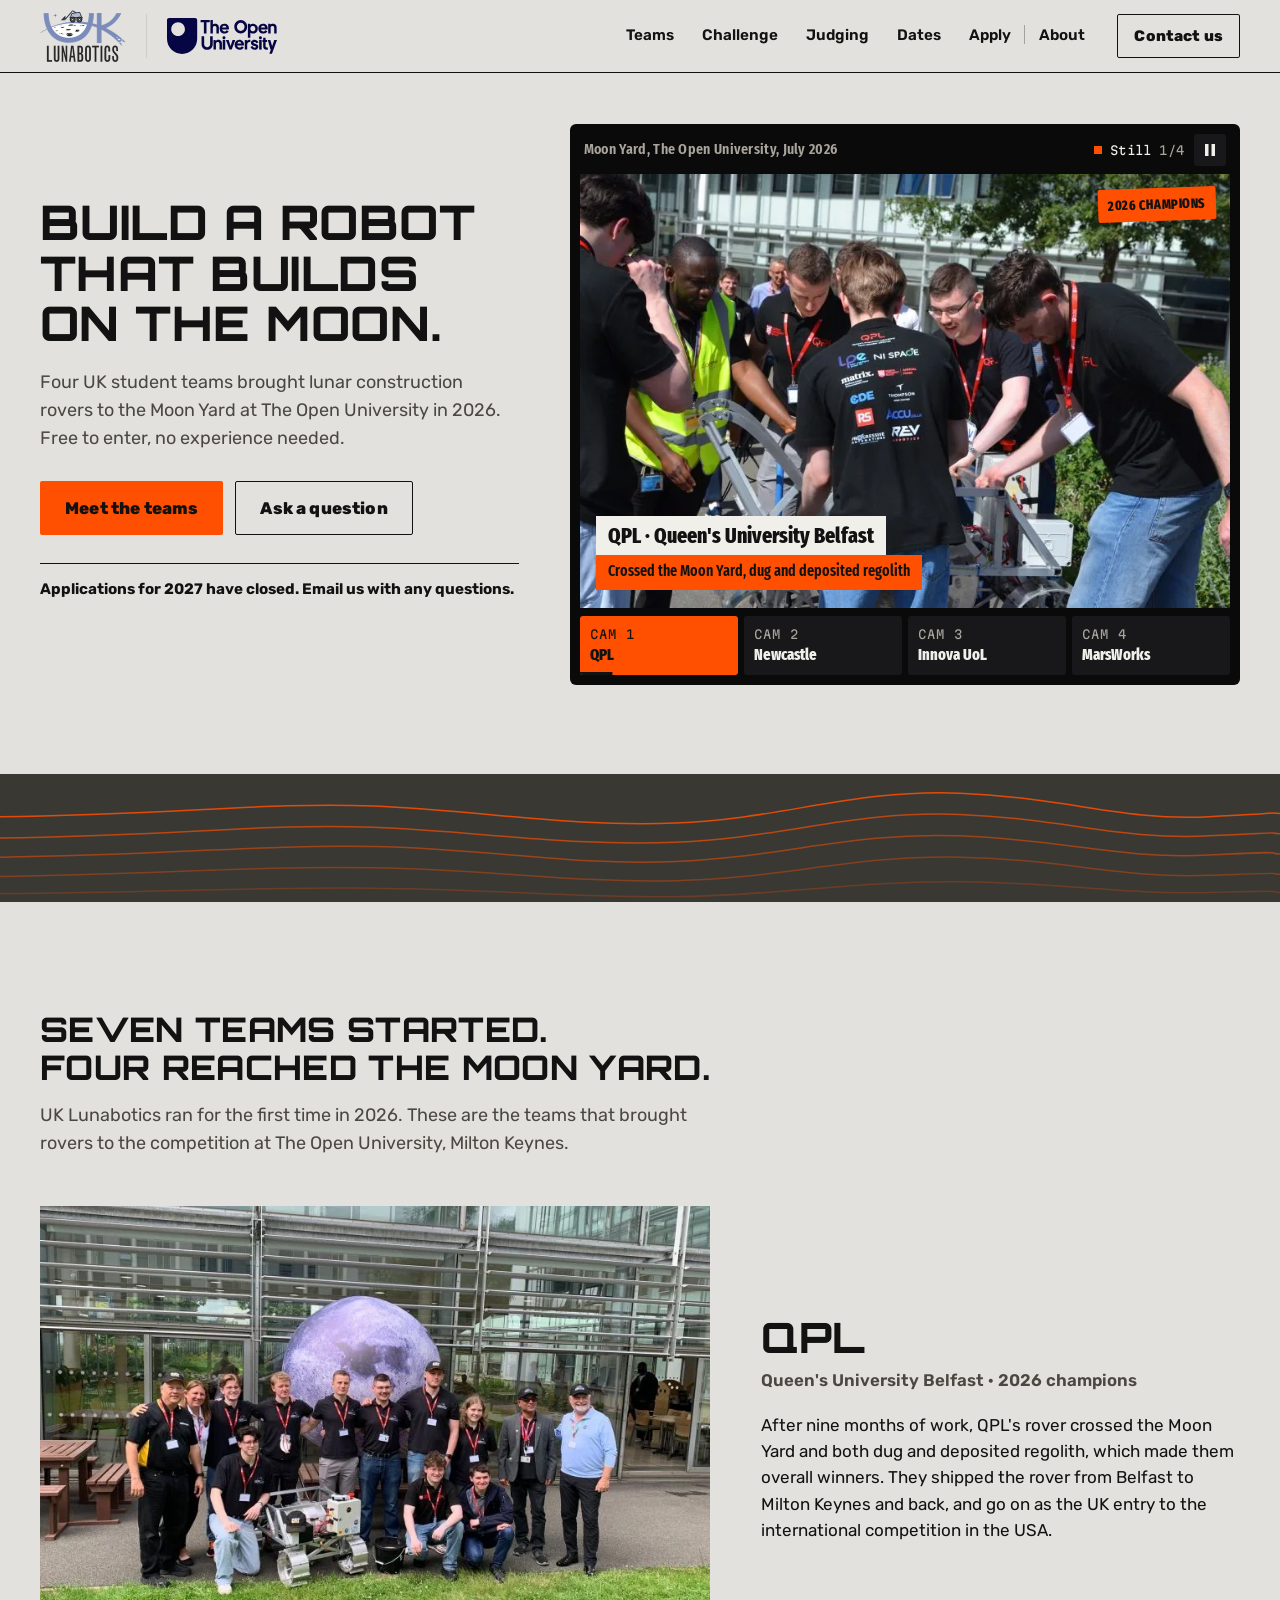
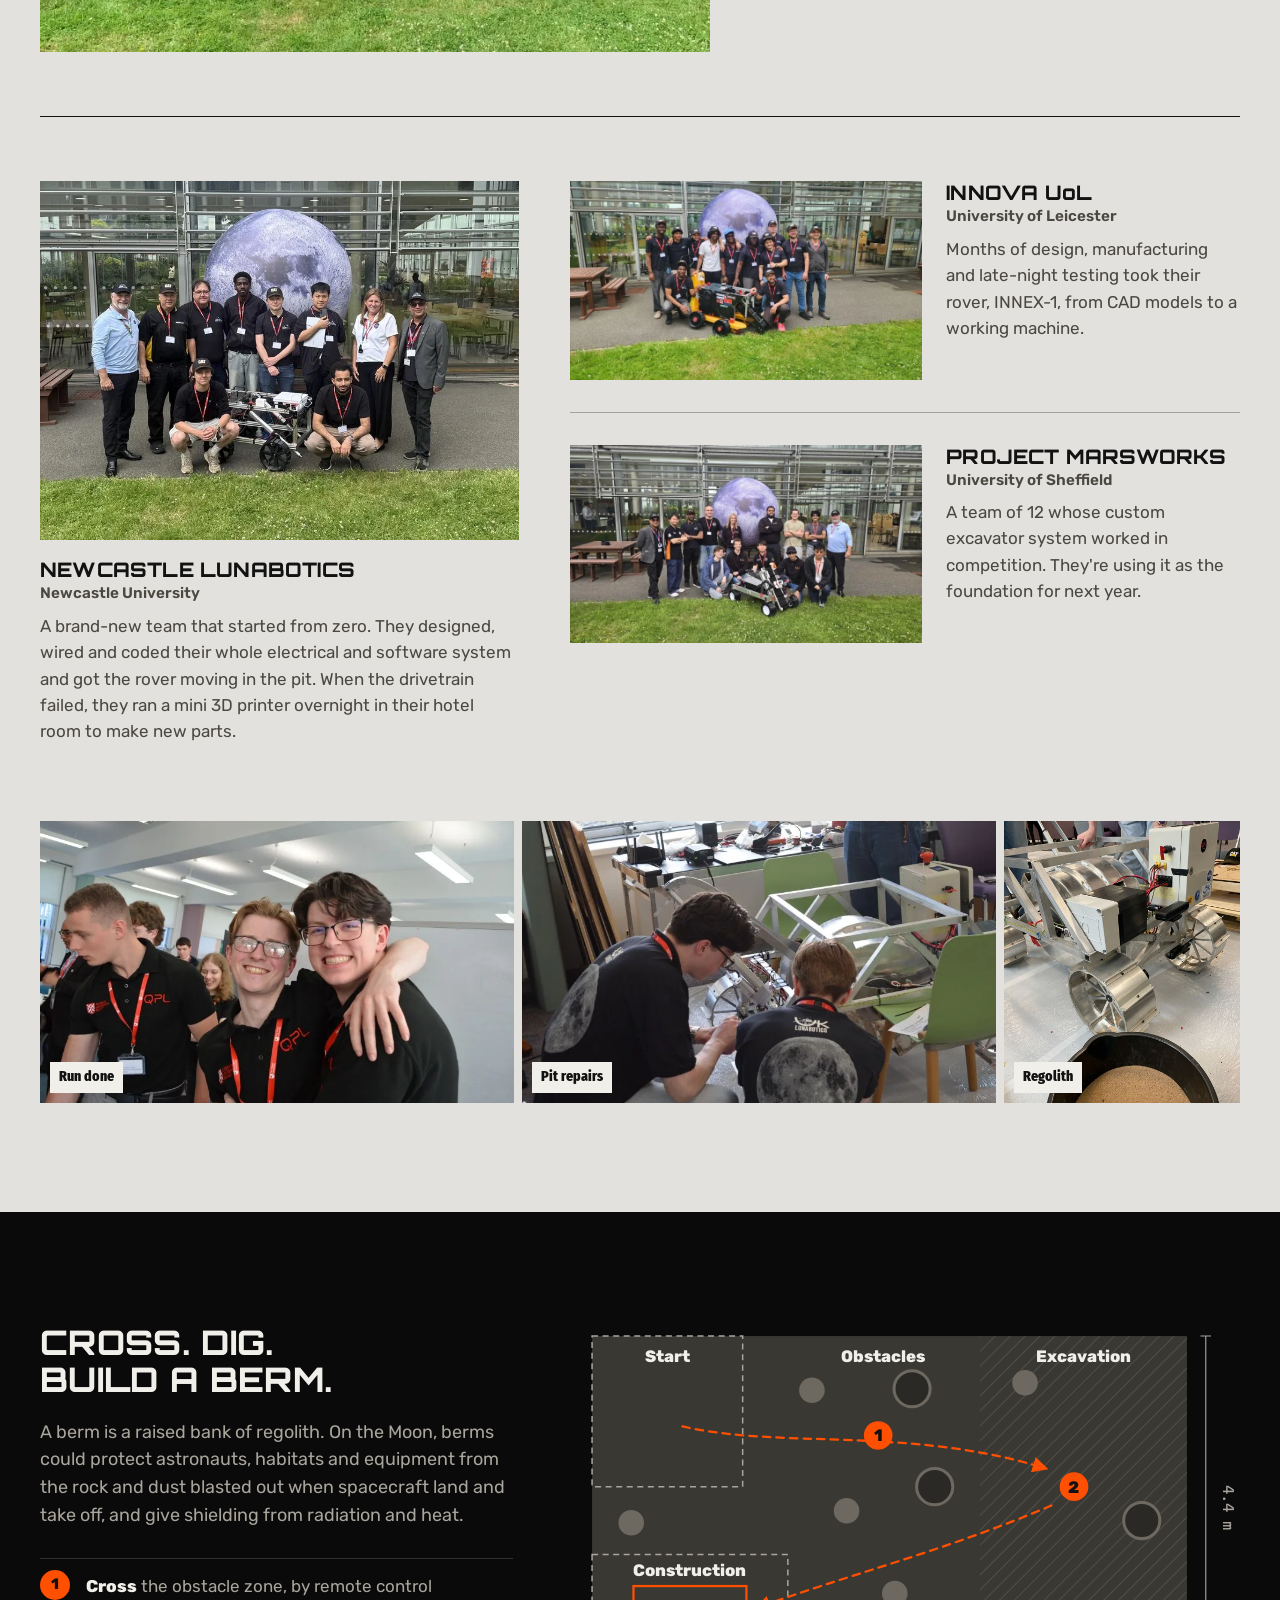
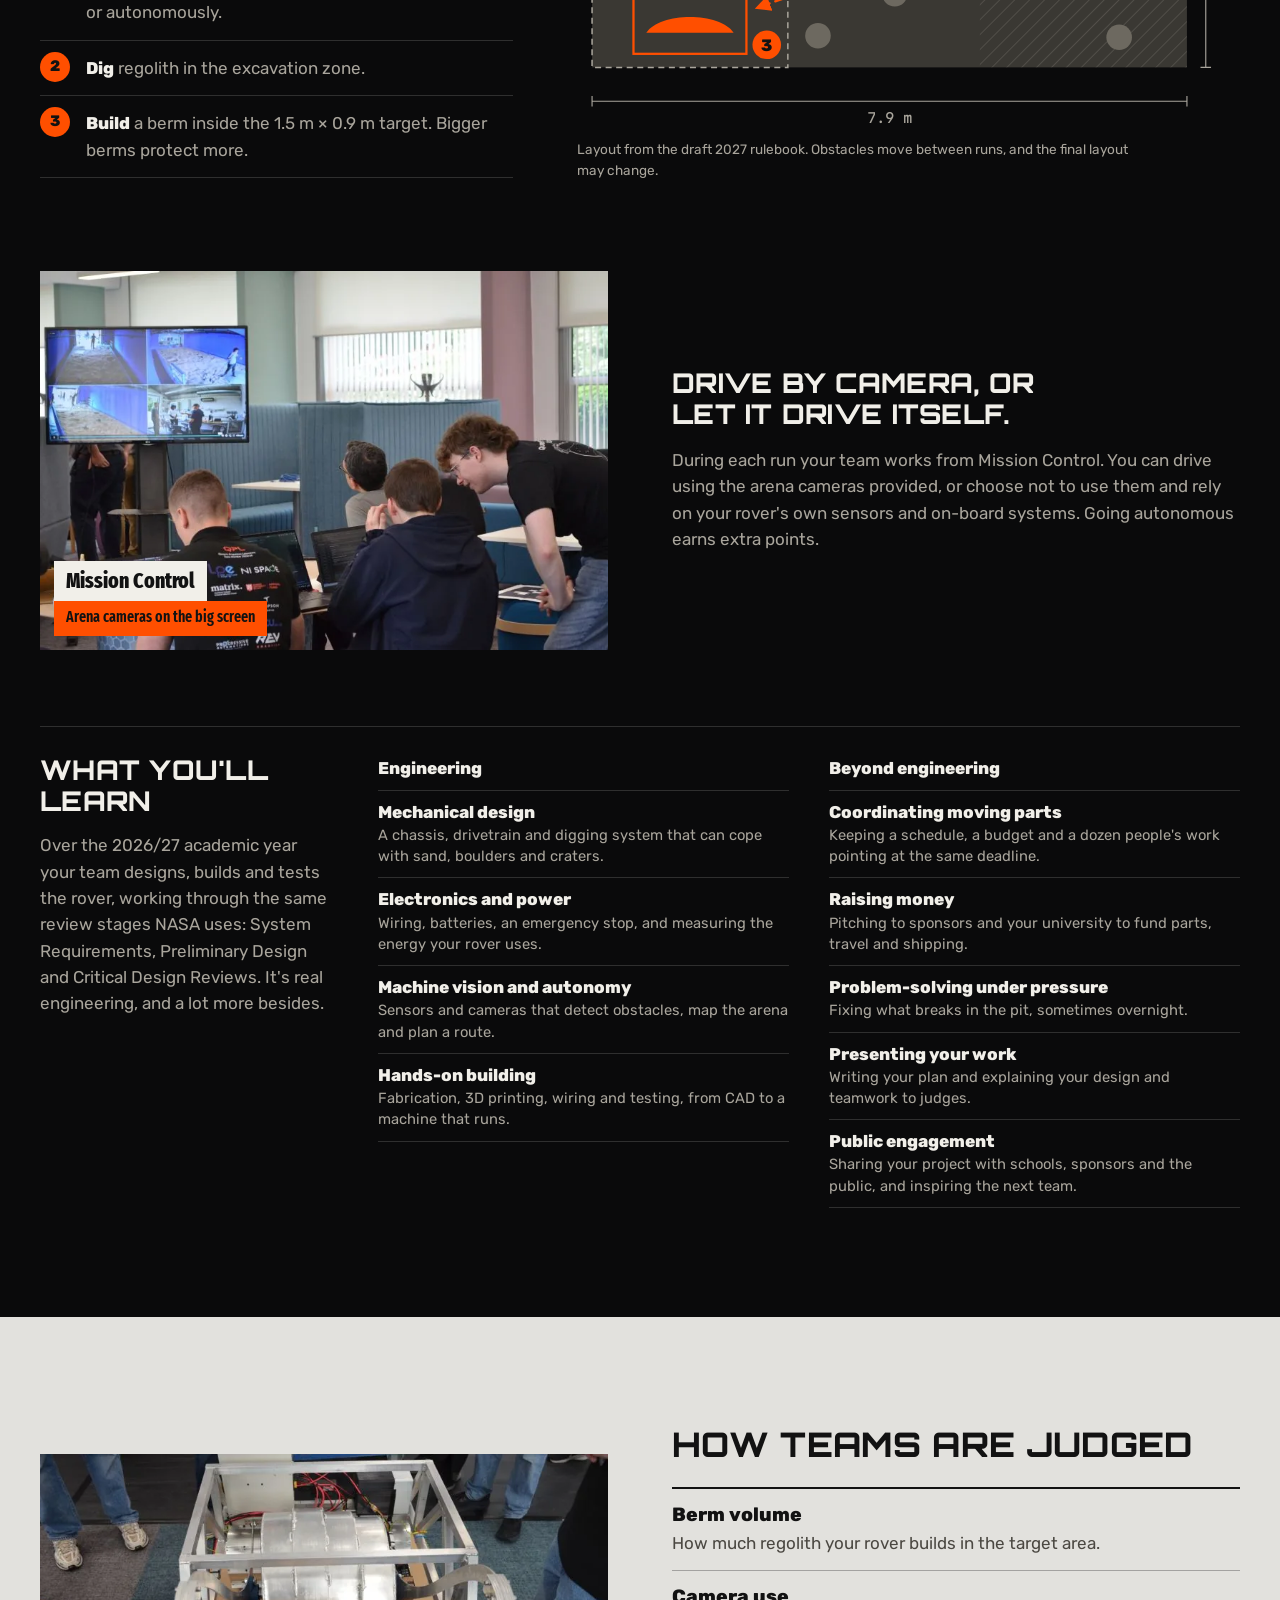
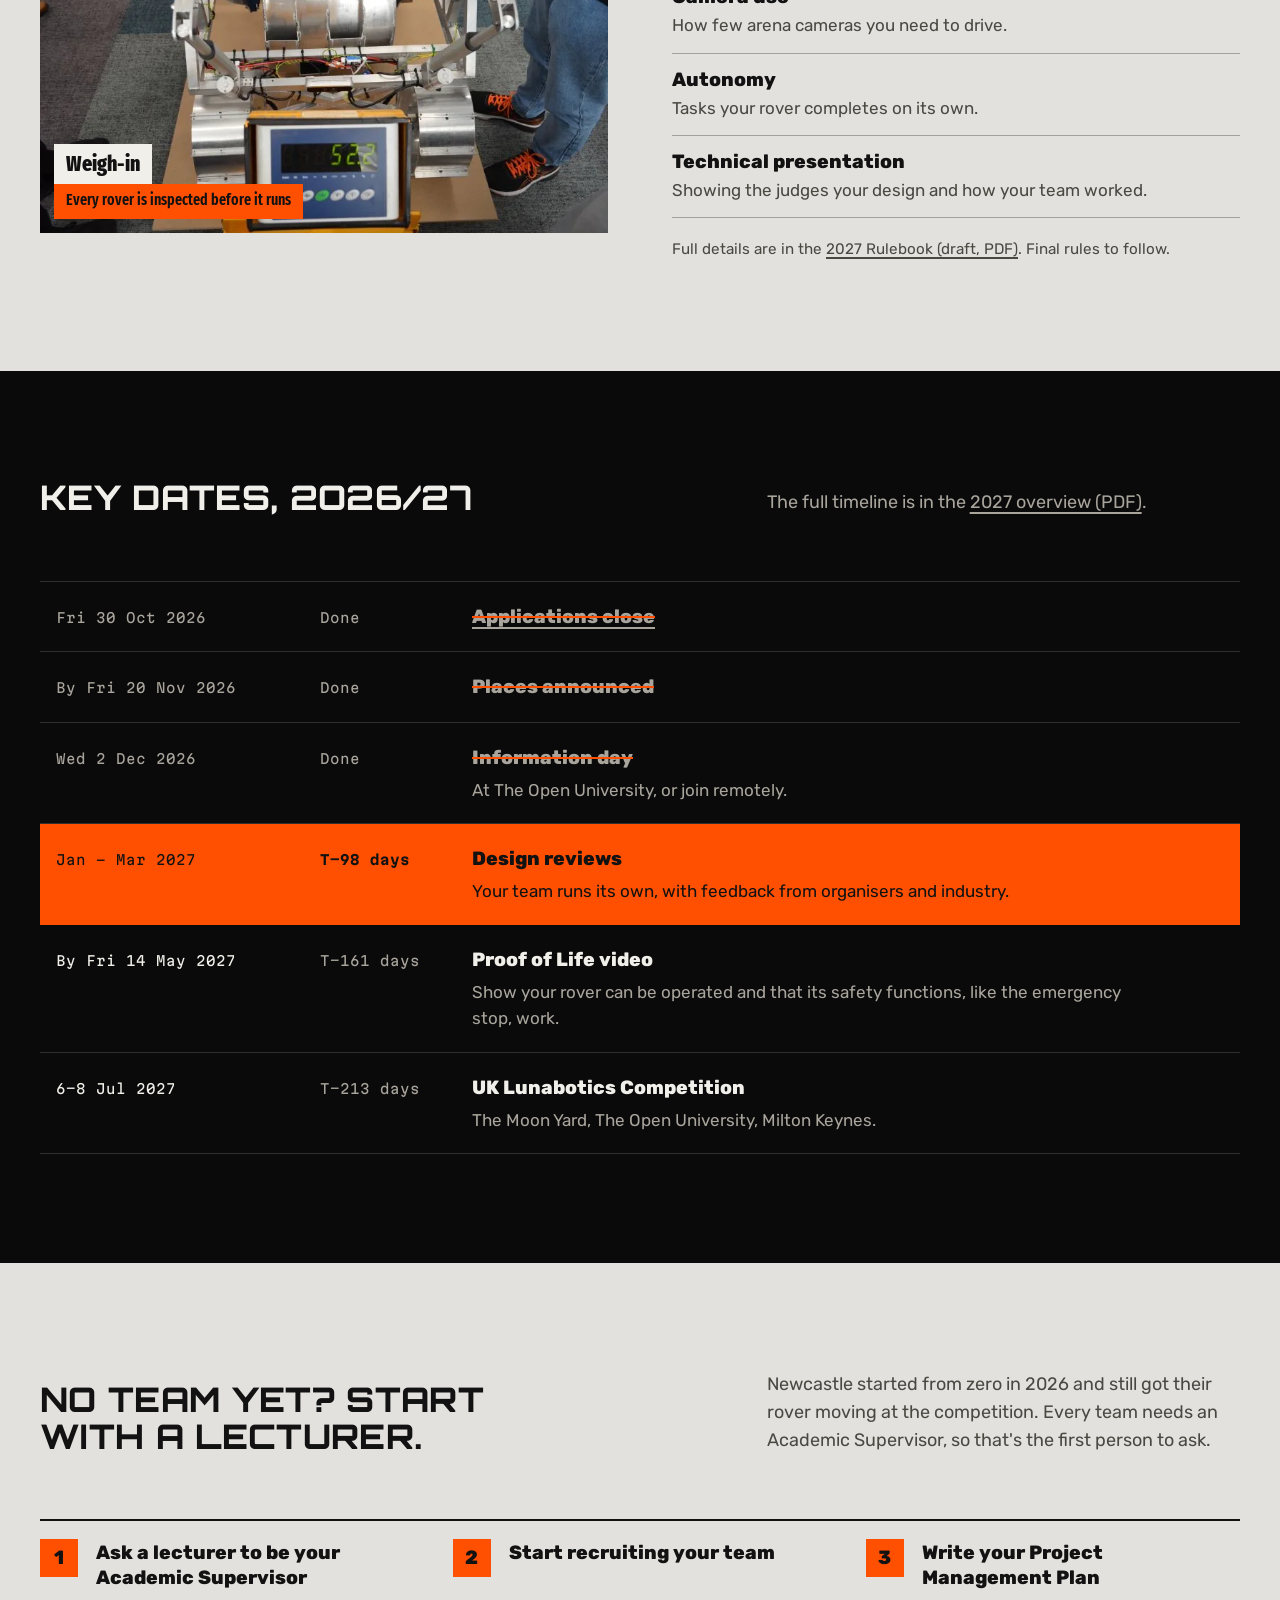
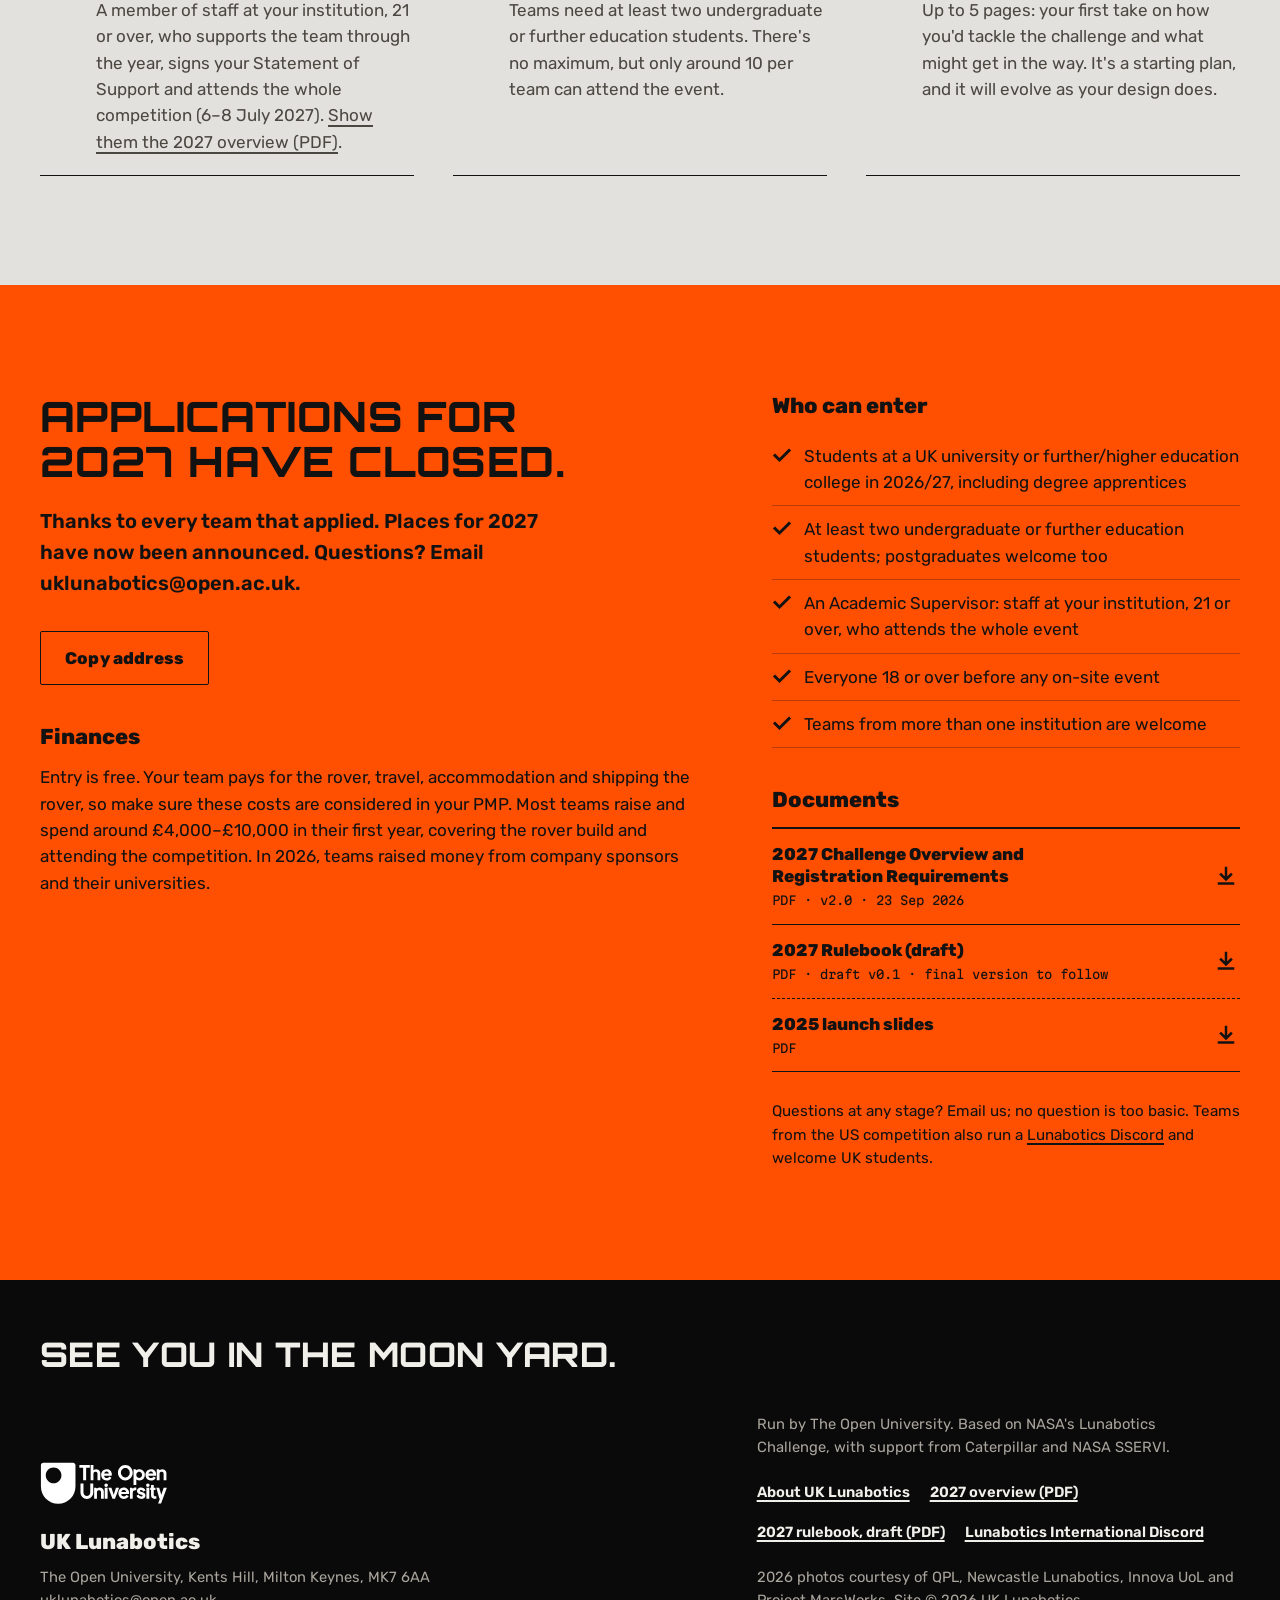
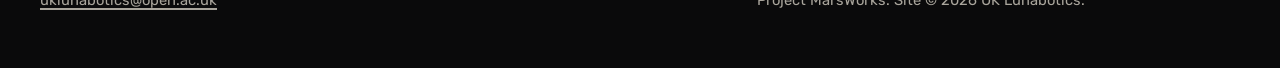
<file: index.html>
<!doctype html>
<html lang="en-GB">
<head>
  <meta charset="utf-8">
  <meta name="viewport" content="width=device-width,initial-scale=1">
  <title>UK Lunabotics 2027</title>
  <meta name="description" content="Build a robot that builds on the Moon. UK Lunabotics is a year-long lunar construction rover challenge for UK university and college students, run by The Open University. Applications for 2027 close Friday 30 October 2026.">
  <meta name="theme-color" content="#0a0a0b">
  <link rel="icon" href="Lunabotics/logo-small.png">
  <meta property="og:title" content="UK Lunabotics 2027">
  <meta property="og:description" content="Student teams build lunar construction rovers and compete in the Moon Yard at The Open University. Apply by 30 October 2026.">
  <meta property="og:image" content="https://uklunabotics.co.uk/Lunabotics/2026/qpl-moon.webp">
  <link rel="preload" href="Lunabotics/fonts/UKLDisplay-800.woff" as="font" type="font/woff" crossorigin>
  <link rel="preload" href="Lunabotics/fonts/Rubik-400-800.woff2" as="font" type="font/woff2" crossorigin>
  <link rel="stylesheet" href="site.css">
  <script>document.documentElement.classList.add("js");</script>
</head>
<body>
  <a class="skip" href="#main">Skip to content</a>

  <header class="masthead">
    <div class="wrap masthead__inner">
      <a class="masthead__logo" href="#top" aria-label="UK Lunabotics home">
        <img src="Lunabotics/logo-small.png" alt="UK Lunabotics" width="172" height="104">
      </a>
      <a class="masthead__ou" href="https://www.open.ac.uk/" aria-label="The Open University">
        <img src="Lunabotics/ou-logo-blue.svg" alt="The Open University" width="548" height="179">
      </a>
      <nav class="masthead__nav" aria-label="Main">
        <a href="#teams">Teams</a>
        <a href="#challenge">Challenge</a>
        <a href="#judging">Judging</a>
        <a href="#dates">Dates</a>
        <a href="#apply">Apply</a>
        <a class="nav-page" href="about.html">About</a>
      </nav>
      <a class="btn btn--orange masthead__cta" href="#start" data-closed-text="Contact us" data-closed-href="mailto:uklunabotics@open.ac.uk">Start a team</a>
    </div>
    <nav class="subnav" aria-label="Sections">
      <a href="#teams">Teams</a>
      <a href="#challenge">Challenge</a>
      <a href="#judging">Judging</a>
      <a href="#dates">Dates</a>
      <a href="#apply">Apply</a>
      <a class="nav-page" href="about.html">About</a>
    </nav>
  </header>

  <main id="main">

    <section class="hero" id="top" aria-labelledby="hero-title">
      <div class="wrap hero__grid">
        <div class="hero__copy">
          <h1 id="hero-title">Build a robot that builds on the Moon.</h1>
          <p class="hero__lede">Four UK student teams brought lunar construction rovers to the Moon Yard at The Open University in 2026.<span data-hide-closed><br><span class="hero__turn">2027 is your turn.</span></span><br>Free to enter, no experience needed.</p>

          <div class="hero__actions">
            <a class="btn btn--orange btn--big" href="#start" data-closed-text="Meet the teams" data-closed-href="#teams">Start a team</a>
            <a class="btn btn--line btn--big" href="#apply" data-closed-text="Ask a question" data-closed-href="mailto:uklunabotics@open.ac.uk">How to apply</a>
          </div>

          <div class="countdown" data-deadline="2026-10-30T23:59:00Z">
            <p class="countdown__label" id="countdown-label">Applications close Friday 30 October 2026, 23:59 UK time</p>
            <div class="countdown__clock" role="timer" aria-labelledby="countdown-label">
              <span><b data-unit="d">0</b><small>days</small></span>
              <span><b data-unit="h">00</b><small>hrs</small></span>
              <span><b data-unit="m">00</b><small>min</small></span>
              <span><b data-unit="s">00</b><small>sec</small></span>
            </div>
          </div>
        </div>

        <div class="monitor" role="region" aria-label="2026 competing teams">
          <div class="monitor__bar">
            <span class="monitor__loc">Moon Yard, The Open University, July 2026</span>
            <span class="monitor__status">
              <span class="monitor__rec" aria-hidden="true"><i></i>Still <span class="monitor__count" data-still>1/4</span></span>
              <button class="monitor__pause" type="button" aria-pressed="false" aria-label="Pause the camera cycle" hidden>
                <svg class="icon-pause" viewBox="0 0 14 14" aria-hidden="true"><rect x="2" y="1" width="3.5" height="12"/><rect x="8.5" y="1" width="3.5" height="12"/></svg>
                <svg class="icon-play" viewBox="0 0 14 14" aria-hidden="true"><path d="M3 1 L13 7 L3 13 Z"/></svg>
              </button>
            </span>
          </div>
          <div class="monitor__screen">
            <figure class="feed is-live" id="feed-1" role="tabpanel" tabindex="0" aria-labelledby="cam-1">
              <img src="Lunabotics/2026/qpl-pit.webp" fetchpriority="high" alt="QPL team members gathered around their rover in the pit area" width="800" height="529">
              <p class="stamp stamp--screen">2026 champions</p>
              <figcaption class="lower-third">
                <strong>QPL · Queen's University Belfast</strong>
                <span>Crossed the Moon Yard, dug and deposited regolith</span>
              </figcaption>
            </figure>
            <figure class="feed" id="feed-2" role="tabpanel" tabindex="0" aria-labelledby="cam-2" hidden>
              <img src="Lunabotics/2026/newcastle-pit.webp" loading="lazy" decoding="async" alt="Newcastle Lunabotics students fitting wheels to their rover's frame in the pit" width="800" height="600">
              <figcaption class="lower-third">
                <strong>Newcastle Lunabotics · Newcastle University</strong>
                <span>New team, built from zero, rover moving in the pit</span>
              </figcaption>
            </figure>
            <figure class="feed" id="feed-3" role="tabpanel" tabindex="0" aria-labelledby="cam-3" hidden>
              <img src="Lunabotics/2026/leicester-selfie.webp" loading="lazy" decoding="async" alt="Innova UoL team members grinning in a selfie with their rover INNEX-1" width="800" height="1066" style="object-position: 50% 45%">
              <figcaption class="lower-third">
                <strong>Innova UoL · University of Leicester</strong>
                <span>Rover INNEX-1, from CAD to working machine</span>
              </figcaption>
            </figure>
            <figure class="feed" id="feed-4" role="tabpanel" tabindex="0" aria-labelledby="cam-4" hidden>
              <img src="Lunabotics/2026/marsworks-rover.webp" loading="lazy" decoding="async" alt="Project MarsWorks rover with its excavator arm, on grass outside the competition building" width="800" height="533">
              <figcaption class="lower-third">
                <strong>Project MarsWorks · University of Sheffield</strong>
                <span>Team of 12, custom excavator worked</span>
              </figcaption>
            </figure>
          </div>
          <div class="monitor__cams" role="tablist" aria-label="Choose a team camera">
            <button class="cam" type="button" role="tab" id="cam-1" aria-controls="feed-1" aria-selected="true"><span class="cam__n">CAM 1</span><span class="cam__t">QPL</span></button>
            <button class="cam" type="button" role="tab" id="cam-2" aria-controls="feed-2" aria-selected="false" tabindex="-1"><span class="cam__n">CAM 2</span><span class="cam__t">Newcastle</span></button>
            <button class="cam" type="button" role="tab" id="cam-3" aria-controls="feed-3" aria-selected="false" tabindex="-1"><span class="cam__n">CAM 3</span><span class="cam__t">Innova UoL</span></button>
            <button class="cam" type="button" role="tab" id="cam-4" aria-controls="feed-4" aria-selected="false" tabindex="-1"><span class="cam__n">CAM 4</span><span class="cam__t">MarsWorks</span></button>
          </div>
        </div>
      </div>
      <div class="ground" aria-hidden="true">
        <svg class="ground__scan" viewBox="0 0 1440 120" preserveAspectRatio="none">
          <path d="M0 40 C 200 38, 300 26, 420 30 S 640 50, 760 46 S 960 14, 1080 18 S 1260 44, 1360 40 S 1420 36, 1440 37"/>
          <path d="M0 60 C 200 58, 300 46, 420 50 S 640 68, 760 64 S 960 34, 1080 38 S 1260 62, 1360 58 S 1420 55, 1440 56"/>
          <path d="M0 78 C 190 76, 290 66, 420 68 S 640 86, 760 82 S 960 54, 1080 58 S 1260 80, 1360 76 S 1420 74, 1440 75"/>
          <path d="M0 96 C 180 94, 280 86, 420 88 S 640 102, 760 100 S 960 76, 1080 78 S 1260 98, 1360 95 S 1420 93, 1440 94"/>
          <path d="M0 112 C 180 111, 280 106, 420 107 S 640 116, 760 115 S 960 100, 1080 101 S 1260 113, 1360 111 S 1420 110, 1440 111"/>
        </svg>
      </div>
    </section>

    <section class="teams" id="teams" aria-labelledby="teams-title">
      <div class="wrap">
        <div class="section-head section-head--wide">
          <h2 id="teams-title">Seven teams started.<br> Four reached the Moon Yard.</h2>
          <p>UK Lunabotics ran for the first time in 2026. These are the teams that brought rovers to the competition at The Open University, Milton Keynes.</p>
        </div>

        <article class="champion">
          <div class="champion__photo">
            <img src="Lunabotics/2026/qpl-moon.webp" alt="The QPL team and their rover in front of an inflatable Moon at The Open University" width="800" height="600" loading="lazy">
          </div>
          <div class="champion__text">
            <h3>QPL <span>Queen's University Belfast · 2026 champions</span></h3>
            <p>After nine months of work, QPL's rover crossed the Moon Yard and both dug and deposited regolith, which made them overall winners. They shipped the rover from Belfast to Milton Keynes and back, and go on as the UK entry to the international competition in the USA.</p>
          </div>
        </article>

        <div class="squad">
          <article class="squad__team">
            <img src="Lunabotics/2026/newcastle-moon.webp" alt="Newcastle Lunabotics team with their rover in front of the inflatable Moon" width="800" height="702" loading="lazy">
            <h3>Newcastle Lunabotics <span>Newcastle University</span></h3>
            <p>A brand-new team that started from zero. They designed, wired and coded their whole electrical and software system and got the rover moving in the pit. When the drivetrain failed, they ran a mini 3D printer overnight in their hotel room to make new parts.</p>
          </article>
          <article class="squad__team">
            <img src="Lunabotics/2026/leicester-moon.webp" alt="University of Leicester Innova UoL team with rover INNEX-1 in front of the inflatable Moon" width="800" height="450" loading="lazy">
            <div>
              <h3>Innova <span class="keep-case">UoL</span> <span>University of Leicester</span></h3>
              <p>Months of design, manufacturing and late-night testing took their rover, INNEX-1, from CAD models to a working machine.</p>
            </div>
          </article>
          <article class="squad__team">
            <img src="Lunabotics/2026/marsworks-moon.webp" alt="Project MarsWorks team with their rover in front of the inflatable Moon" width="800" height="450" loading="lazy">
            <div>
              <h3>Project MarsWorks <span>University of Sheffield</span></h3>
              <p>A team of 12 whose custom excavator system worked in competition. They're using it as the foundation for next year.</p>
            </div>
          </article>
        </div>

        <ul class="strip" aria-label="More from the 2026 competition">
          <li>
            <img src="Lunabotics/2026/qpl-celebrate.webp" alt="Two QPL team members grinning, arm in arm, at the competition" width="800" height="529" loading="lazy">
            <p class="tag">Run done</p>
          </li>
          <li>
            <img src="Lunabotics/2026/qpl-uk-shirts.webp" alt="Two students in UK Lunabotics shirts wiring a rover" width="800" height="529" loading="lazy">
            <p class="tag">Pit repairs</p>
          </li>
          <li>
            <img src="Lunabotics/2026/qpl-regolith.webp" alt="A rover beside a bucket of sand used as regolith" width="900" height="1200" loading="lazy">
            <p class="tag">Regolith</p>
          </li>
        </ul>
      </div>
    </section>

    <section class="challenge sky" id="challenge" aria-labelledby="challenge-title">
      <div class="wrap">
        <div class="mission">
          <div class="mission__text">
            <h2 id="challenge-title">Cross. Dig. Build a berm.</h2>
            <p class="mission__lede">A berm is a raised bank of regolith. On the Moon, berms could protect astronauts, habitats and equipment from the rock and dust blasted out when spacecraft land and take off, and give shielding from radiation and heat.</p>
            <ol class="route" id="route-steps">
              <li><b>Cross</b> the obstacle zone, by remote control or autonomously.</li>
              <li><b>Dig</b> regolith in the excavation zone.</li>
              <li><b>Build</b> a berm inside the 1.5 m × 0.9 m target. Bigger berms protect more.</li>
            </ol>
          </div>

          <figure class="arena" aria-describedby="route-steps">
            <svg viewBox="-20 -20 880 540" role="img" aria-labelledby="arena-title">
              <title id="arena-title">Plan of the 7.9 m by 4.4 m Moon Yard: a start zone and construction zone on the left, an obstacle zone with boulders and craters in the middle, and an excavation zone on the right. The rover crosses the obstacles, digs in the excavation zone and returns to build a berm in the target area.</title>
              <defs>
                <pattern id="dig-hatch" width="14" height="14" patternUnits="userSpaceOnUse" patternTransform="rotate(45)">
                  <path d="M0 0 V14" class="arena__hatch"/>
                </pattern>
                <marker id="route-arrow" viewBox="0 0 10 10" refX="7" refY="5" markerWidth="7" markerHeight="7" orient="auto-start-reverse">
                  <path d="M0 0 L10 5 L0 10 Z" class="arena__arrowhead"/>
                </marker>
              </defs>

              <rect class="arena__floor" x="0" y="0" width="790" height="440"/>
              <rect class="arena__dig" x="515" y="0" width="275" height="440"/>
              <rect class="arena__zone" x="0" y="0" width="200" height="200"/>
              <rect class="arena__zone" x="0" y="290" width="260" height="150"/>
              <rect class="arena__target" x="55" y="332" width="150" height="90"/>
              <path class="arena__berm" d="M72 394 C 90 366, 170 366, 188 394 Z"/>

              <g class="arena__rock">
                <circle cx="52" cy="248" r="17"/><circle cx="292" cy="72" r="17"/>
                <circle cx="338" cy="232" r="17"/><circle cx="402" cy="342" r="17"/>
                <circle cx="300" cy="398" r="17"/><circle cx="575" cy="62" r="17"/>
                <circle cx="700" cy="400" r="17"/>
              </g>
              <g class="arena__crater">
                <circle cx="425" cy="70" r="24"/><circle cx="455" cy="200" r="24"/><circle cx="730" cy="245" r="24"/>
              </g>

              <path class="arena__route" d="M120 120 C 250 150, 420 120, 600 175" marker-end="url(#route-arrow)"/>
              <path class="arena__route" d="M610 225 C 470 285, 330 320, 222 360" marker-end="url(#route-arrow)"/>

              <g class="arena__stop"><circle cx="380" cy="132" r="19"/><text x="380" y="140">1</text></g>
              <g class="arena__stop"><circle cx="640" cy="200" r="19"/><text x="640" y="208">2</text></g>
              <g class="arena__stop"><circle cx="232" cy="410" r="19"/><text x="232" y="418">3</text></g>

              <text class="arena__label" x="100" y="34" text-anchor="middle">Start</text>
              <text class="arena__label" x="130" y="318" text-anchor="middle">Construction</text>
              <text class="arena__label" x="387" y="34" text-anchor="middle">Obstacles</text>
              <text class="arena__label" x="652" y="34" text-anchor="middle">Excavation</text>

              <g class="arena__dim">
                <path d="M0 478 V492 M790 478 V492 M0 485 H790"/>
                <text x="395" y="514" text-anchor="middle">7.9 m</text>
                <path d="M808 0 H822 M808 440 H822 M815 0 V440"/>
                <text x="838" y="228" text-anchor="middle" transform="rotate(90 838 228)">4.4 m</text>
              </g>
            </svg>
            <figcaption>Layout from the draft 2027 rulebook. Obstacles move between runs, and the final layout may change.</figcaption>
          </figure>
        </div>

        <div class="shed">
          <figure class="shed__photo">
            <img src="Lunabotics/2026/qpl-ops-room.webp" alt="Students at laptops in Mission Control, with arena camera feeds on a large screen" width="800" height="529" loading="lazy">
            <figcaption class="lower-third lower-third--still">
              <strong>Mission Control</strong>
              <span>Arena cameras on the big screen</span>
            </figcaption>
          </figure>
          <div class="shed__text">
            <h3>Drive by camera, or let it drive itself.</h3>
            <p>During each run your team works from Mission Control. You can drive using the arena cameras provided, or choose not to use them and rely on your rover's own sensors and on-board systems. Going autonomous earns extra points.</p>
          </div>
        </div>

        <div class="skills">
          <div class="skills__head">
            <h3>What you'll learn</h3>
            <p>Over the 2026/27 academic year your team designs, builds and tests the rover, working through the same review stages NASA uses: System Requirements, Preliminary Design and Critical Design Reviews. It's real engineering, and a lot more besides.</p>
          </div>
            <div class="skills__groups">
              <div>
                <h4>Engineering</h4>
                <ul class="skills__list">
                  <li><b>Mechanical design</b><span>A chassis, drivetrain and digging system that can cope with sand, boulders and craters.</span></li>
                  <li><b>Electronics and power</b><span>Wiring, batteries, an emergency stop, and measuring the energy your rover uses.</span></li>
                  <li><b>Machine vision and autonomy</b><span>Sensors and cameras that detect obstacles, map the arena and plan a route.</span></li>
                  <li><b>Hands-on building</b><span>Fabrication, 3D printing, wiring and testing, from CAD to a machine that runs.</span></li>
                </ul>
              </div>
              <div>
                <h4>Beyond engineering</h4>
                <ul class="skills__list">
                  <li><b>Coordinating moving parts</b><span>Keeping a schedule, a budget and a dozen people's work pointing at the same deadline.</span></li>
                  <li><b>Raising money</b><span>Pitching to sponsors and your university to fund parts, travel and shipping.</span></li>
                  <li><b>Problem-solving under pressure</b><span>Fixing what breaks in the pit, sometimes overnight.</span></li>
                  <li><b>Presenting your work</b><span>Writing your plan and explaining your design and teamwork to judges.</span></li>
                  <li><b>Public engagement</b><span>Sharing your project with schools, sponsors and the public, and inspiring the next team.</span></li>
                </ul>
              </div>
            </div>
        </div>
      </div>
    </section>

    <section class="judging" id="judging" aria-labelledby="judging-title">
      <div class="wrap judging__grid">
        <figure class="judging__photo">
          <img src="Lunabotics/2026/qpl-weigh-in.webp" alt="A rover on a weighing scale during inspection, the display reading its mass" width="800" height="529" loading="lazy">
          <figcaption class="lower-third lower-third--still">
            <strong>Weigh-in</strong>
            <span>Every rover is inspected before it runs</span>
          </figcaption>
        </figure>
        <div class="judging__text">
          <h2 id="judging-title">How teams are judged</h2>
          <ul class="criteria">
            <li><b>Berm volume</b><span>How much regolith your rover builds in the target area.</span></li>
            <li><b>Camera use</b><span>How few arena cameras you need to drive.</span></li>
            <li><b>Autonomy</b><span>Tasks your rover completes on its own.</span></li>
            <li><b>Technical presentation</b><span>Showing the judges your design and how your team worked.</span></li>
          </ul>
          <p class="judging__more">Full details are in the <a href="Lunabotics/UKLunabotics2027_RuleBook_DRAFT_v0.1.pdf">2027 Rulebook (draft, PDF)</a>. Final rules to follow.</p>
        </div>
      </div>
    </section>

    <section class="dates sky" id="dates" aria-labelledby="dates-title">
      <div class="wrap">
        <div class="section-head section-head--split">
          <h2 id="dates-title">Key dates, 2026/27</h2>
          <p>The full timeline is in the <a href="Lunabotics/UKLunabotics2027_OverviewAndRegistration_v2.0_23_09_2026.pdf">2027 overview (PDF)</a>.</p>
        </div>
        <ol class="timeline" data-timeline>
          <li data-date="2026-10-30T23:59:00Z"><time datetime="2026-10-30T23:59">Fri 30 Oct 2026</time><span class="timeline__t"></span><div><b><a href="#apply">Applications close</a></b></div></li>
          <li data-date="2026-11-20T23:59:00Z"><time datetime="2026-11-20">By Fri 20 Nov 2026</time><span class="timeline__t"></span><div><b>Places announced</b></div></li>
          <li data-date="2026-12-02T09:00:00Z"><time datetime="2026-12-02">Wed 2 Dec 2026</time><span class="timeline__t"></span><div><b>Information day</b><p>At The Open University, or join remotely.</p></div></li>
          <li data-date="2027-03-12T23:59:00Z"><time datetime="2027-03-12">Jan – Mar 2027</time><span class="timeline__t"></span><div><b>Design reviews</b><p>Your team runs its own, with feedback from organisers and industry.</p></div></li>
          <li data-date="2027-05-14T23:59:00Z"><time datetime="2027-05-14">By Fri 14 May 2027</time><span class="timeline__t"></span><div><b>Proof of Life video</b><p>Show your rover can be operated and that its safety functions, like the emergency stop, work.</p></div></li>
          <li data-date="2027-07-06T09:00:00Z"><time datetime="2027-07-06">6–8 Jul 2027</time><span class="timeline__t"></span><div><b>UK Lunabotics Competition</b><p>The Moon Yard, The Open University, Milton Keynes.</p></div></li>
        </ol>
      </div>
    </section>

    <section class="start" id="start" aria-labelledby="start-title">
      <div class="wrap">
        <div class="section-head section-head--split">
          <h2 id="start-title">No team yet? Start with a lecturer.</h2>
          <p>Newcastle started from zero in 2026 and still got their rover moving at the competition. Every team needs an Academic Supervisor, so that's the first person to ask.</p>
        </div>

        <div class="start__grid">
          <ol class="steps">
            <li>
              <span class="steps__when" data-hide-closed>This week</span>
              <b>Ask a lecturer to be your Academic Supervisor</b>
              <p>A member of staff at your institution, 21 or over, who supports the team through the year, signs your Statement of Support and attends the whole competition (6–8 July 2027). <a href="Lunabotics/UKLunabotics2027_OverviewAndRegistration_v2.0_23_09_2026.pdf">Show them the 2027 overview (PDF)</a>.</p>
            </li>
            <li>
              <span class="steps__when" data-hide-closed>This week</span>
              <b>Start recruiting your team</b>
              <p>Teams need at least two undergraduate or further education students. There's no maximum, but only around 10 per team can attend the event.</p>
            </li>
            <li>
              <span class="steps__when" data-hide-closed>Before 30 Oct</span>
              <b>Write your Project Management Plan</b>
              <p>Up to 5 pages: your first take on how you'd tackle the challenge and what might get in the way. It's a starting plan, and it will evolve as your design does.</p>
            </li>
          </ol>

        </div>
      </div>
    </section>

    <section class="apply" id="apply" aria-labelledby="apply-title">
      <div class="wrap apply__grid">
        <div class="apply__main">
          <h2 id="apply-title" data-closed-text="Applications for 2027 have closed.">Apply by 30 October 2026, 23:59 UK time.</h2>
          <p class="apply__lede" data-closed-text="Thanks to every team that applied. Places will be announced by 20 November 2026. Questions? Email uklunabotics@open.ac.uk." data-announced-after="2026-11-20T23:59:00Z" data-announced-text="Thanks to every team that applied. Places for 2027 have now been announced. Questions? Email uklunabotics@open.ac.uk.">Once you have a supervisor, they or your team lead email two PDFs to uklunabotics@open.ac.uk. We'll reply to confirm we've received your application.</p>
          <div class="apply__actions">
            <a class="btn btn--ink btn--big" data-hide-closed href="mailto:uklunabotics@open.ac.uk?subject=UK%20Lunabotics%202027%20application%20%E2%80%93%20%5BInstitution%20name%5D&amp;body=Hello%2C%0D%0A%0D%0APlease%20find%20our%20UK%20Lunabotics%202027%20application%20attached%3A%0D%0A%0D%0A-%20SOS-%5BInstitution%20name%5D.pdf%20%28Statement%20of%20Support%29%0D%0A-%20PMP-%5BInstitution%20name%5D.pdf%20%28Project%20Management%20Plan%2C%20max.%205%20pages%29%0D%0A%0D%0AInstitution%3A%0D%0AAcademic%20Supervisor%3A%0D%0ATeam%20lead%3A%0D%0A%0D%0AThank%20you">Email your application</a>
            <button class="btn btn--line btn--big" type="button" data-copy-text="uklunabotics@open.ac.uk">Copy address</button>
            <span class="copy-status" role="status" aria-live="polite"></span>
          </div>
          <ol class="docs-to-send" data-hide-closed>
            <li>
              <b>Statement of Support</b>
              <span>From your Academic Supervisor, on institution letterhead, signed by the supervisor and core team members.</span>
            </li>
            <li>
              <b>Project Management Plan</b>
              <span>Max. 5 pages: initial schedule, cost budget, technical objectives and Technical Performance Measures (the measurable targets that show your rover meets them).</span>
            </li>
          </ol>
          <p data-hide-closed>There's no fixed number of places at this stage; if there are more good applications than places, they're offered in order of how well each Project Management Plan scores. The template statement, file naming and full requirements are in the <a href="Lunabotics/UKLunabotics2027_OverviewAndRegistration_v2.0_23_09_2026.pdf">2027 overview (PDF)</a>.</p>
          <div class="apply__fin">
          <h3>Finances</h3>
          <p class="apply__finances">Entry is free. Your team pays for the rover, travel, accommodation and shipping the rover, so make sure these costs are considered in your PMP. Most teams raise and spend around £4,000–£10,000 in their first year, covering the rover build and attending the competition. In 2026, teams raised money from company sponsors and their universities.</p>
          </div>
        </div>

        <div class="apply__side">
          <div class="apply__who">
          <h3>Who can enter</h3>
          <ul class="checks">
            <li>Students at a UK university or further/higher education college in 2026/27, including degree apprentices</li>
            <li>At least two undergraduate or further education students; postgraduates welcome too</li>
            <li>An Academic Supervisor: staff at your institution, 21 or over, who attends the whole event</li>
            <li>Everyone 18 or over before any on-site event</li>
            <li>Teams from more than one institution are welcome</li>
          </ul>
          </div>

          <div class="apply__ref">
          <h3>Documents</h3>
          <ul class="files">
            <li><a href="Lunabotics/UKLunabotics2027_OverviewAndRegistration_v2.0_23_09_2026.pdf"><b>2027 Challenge Overview and Registration Requirements</b><span>PDF · v2.0 · 23 Sep 2026</span></a></li>
            <li class="is-provisional"><a href="Lunabotics/UKLunabotics2027_RuleBook_DRAFT_v0.1.pdf"><b>2027 Rulebook (draft)</b><span>PDF · draft v0.1 · final version to follow</span></a></li>
            <li><a href="Lunabotics/UKLunabotics_2025_LaunchSlides.pdf"><b>2025 launch slides</b><span>PDF</span></a></li>
          </ul>
          <p class="apply__note">Questions at any stage? Email us; no question is too basic. Teams from the US competition also run a <a href="https://discord.gg/Qh26afgBPT">Lunabotics Discord</a> and welcome UK students.</p>
          </div>
        </div>
      </div>
    </section>
  </main>

  <footer class="foot sky">
    <div class="wrap">
      <p class="foot__sign">See you in the Moon Yard.</p>
      <div class="foot__grid">
        <div>
          <img class="foot__ou" src="Lunabotics/ou-logo-white.svg" alt="The Open University" width="561" height="192">
          <p class="foot__name">UK Lunabotics</p>
          <p>The Open University, Kents Hill, Milton Keynes, MK7 6AA<br><a href="mailto:uklunabotics@open.ac.uk">uklunabotics@open.ac.uk</a></p>
        </div>
        <div>
          <p class="foot__credit">Run by The Open University. Based on NASA's Lunabotics Challenge, with support from Caterpillar and NASA SSERVI.</p>
          <ul class="foot__links">
            <li><a href="about.html">About UK Lunabotics</a></li>
            <li><a href="Lunabotics/UKLunabotics2027_OverviewAndRegistration_v2.0_23_09_2026.pdf">2027 overview (PDF)</a></li>
            <li><a href="Lunabotics/UKLunabotics2027_RuleBook_DRAFT_v0.1.pdf">2027 rulebook, draft (PDF)</a></li>
            <li><a href="https://discord.gg/Qh26afgBPT">Lunabotics International Discord</a></li>
          </ul>
          <p class="foot__small">2026 photos courtesy of QPL, Newcastle Lunabotics, Innova UoL and Project MarsWorks. Site © 2026 UK Lunabotics.</p>
        </div>
      </div>
    </div>
  </footer>

  <script src="site.js" defer></script>
</body>
</html>
</file>
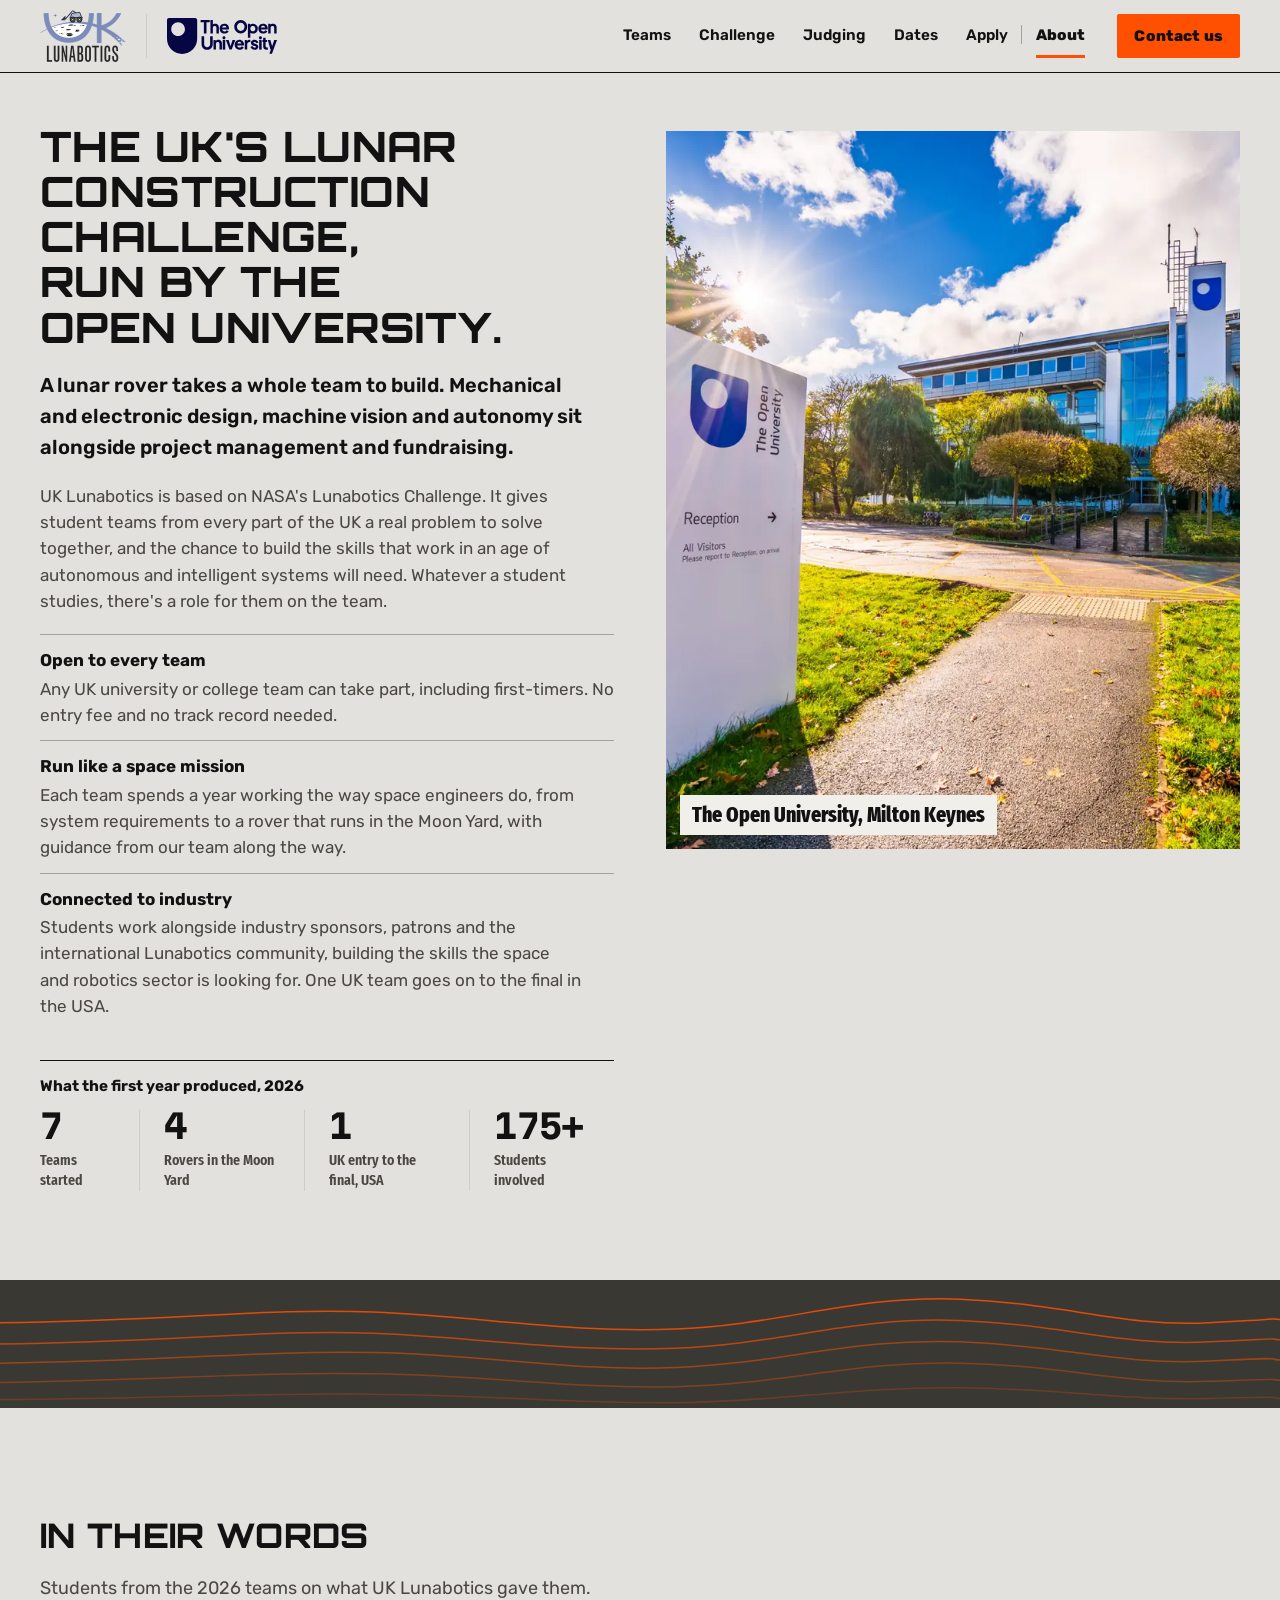
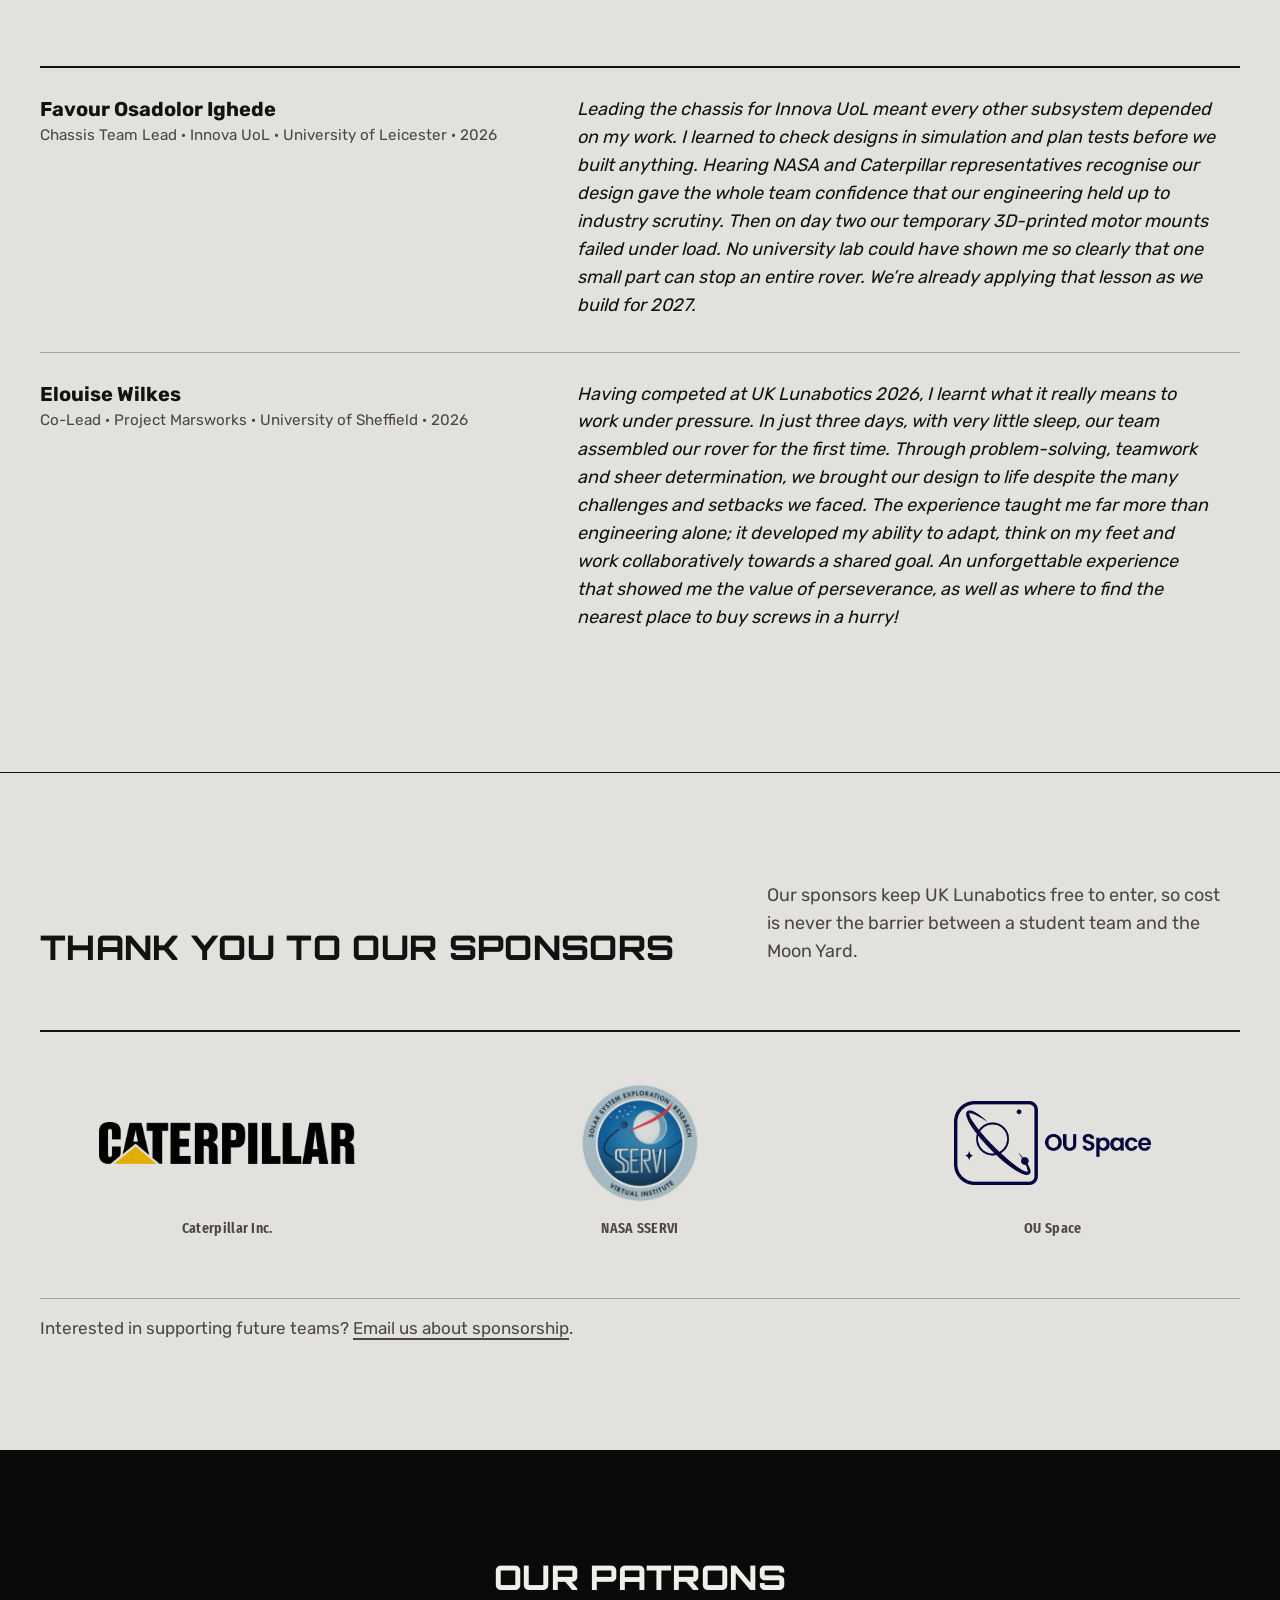
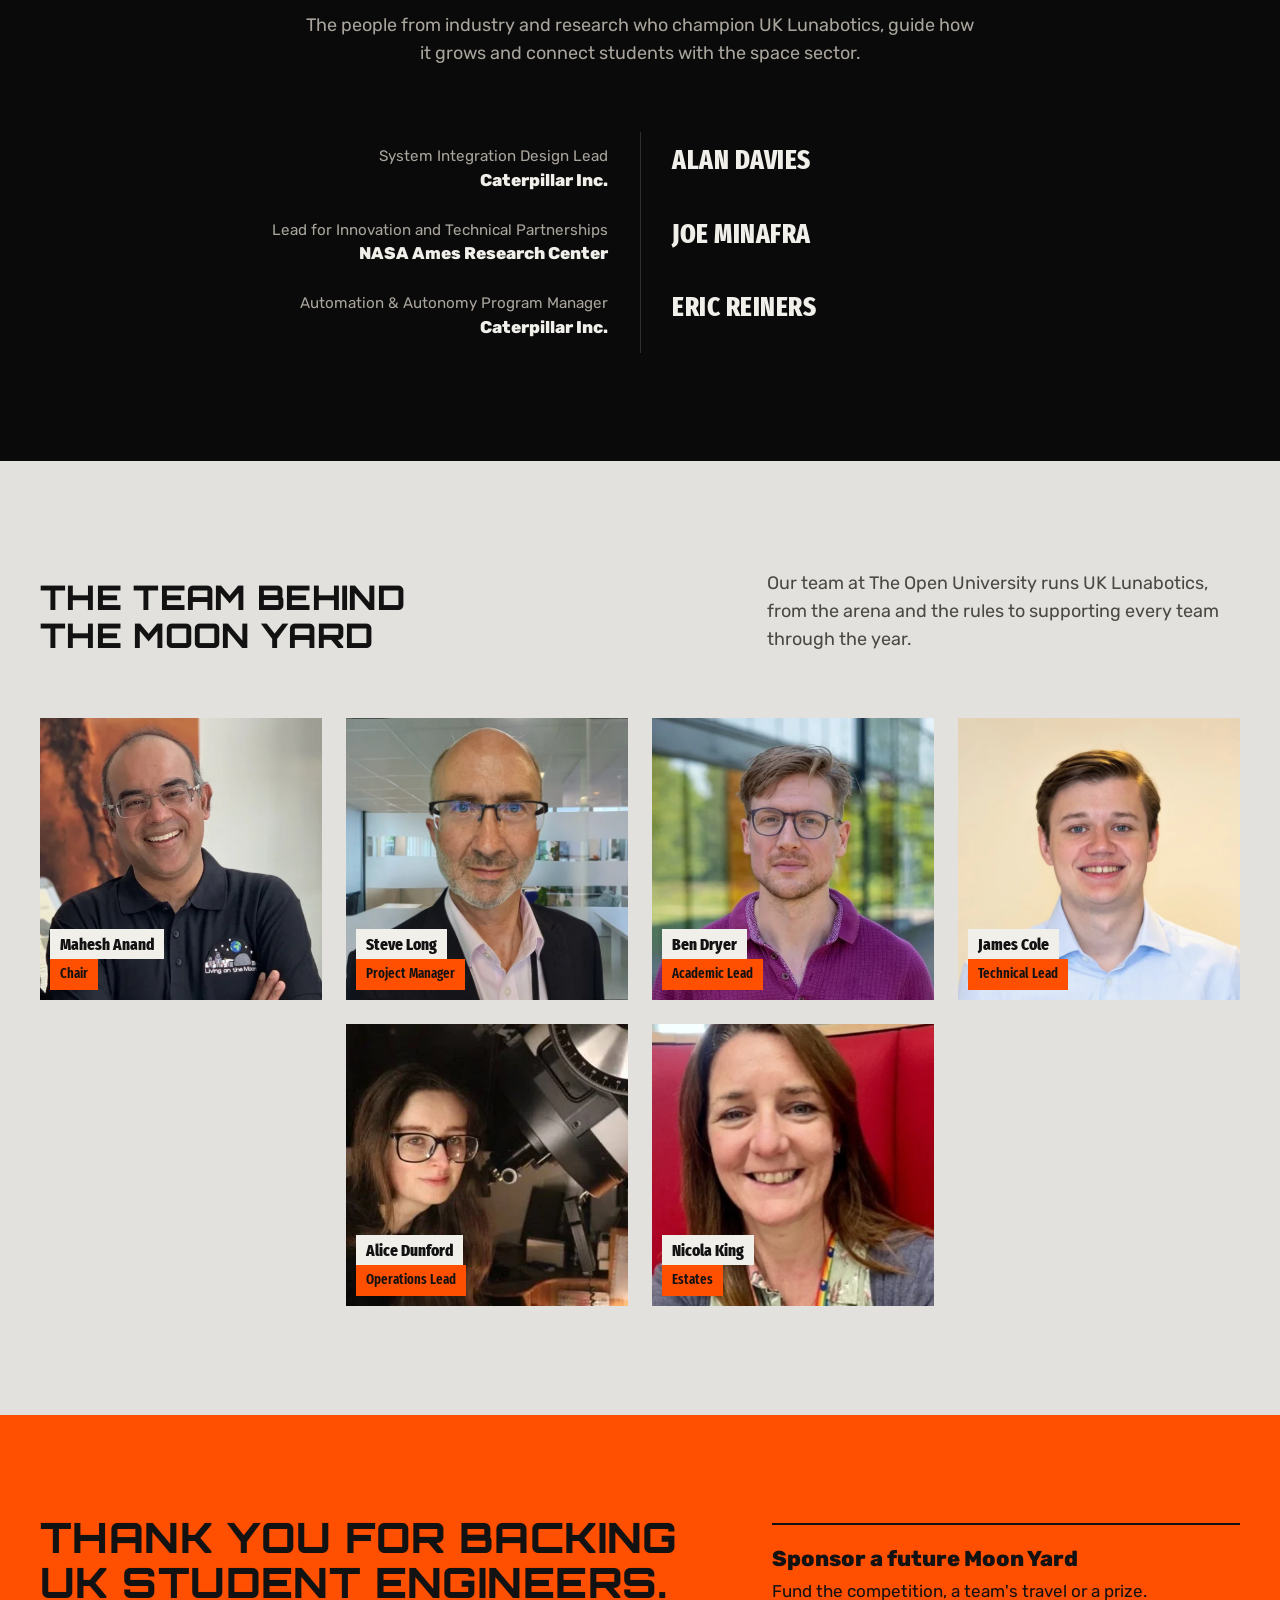
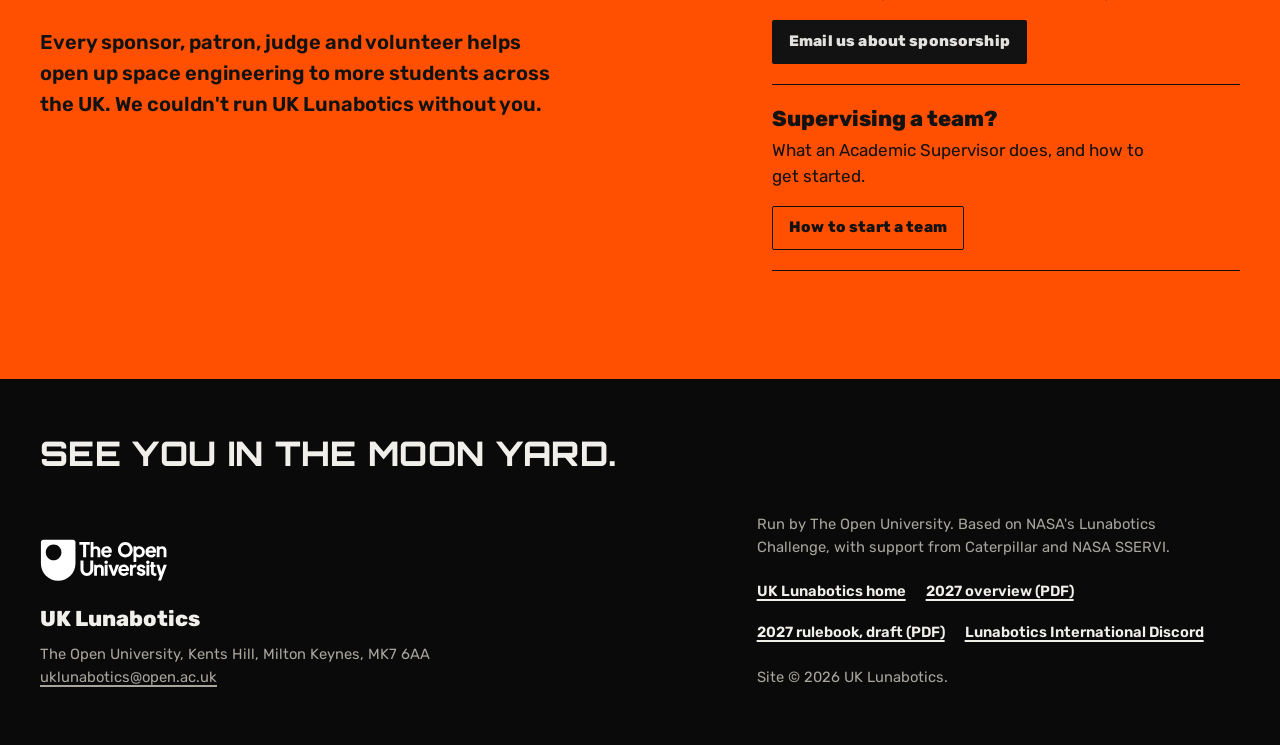
<file: about.html>
<!doctype html>
<html lang="en-GB" data-deadline="2026-10-30T23:59:00Z">
<head>
  <meta charset="utf-8">
  <meta name="viewport" content="width=device-width,initial-scale=1">
  <title>About UK Lunabotics</title>
  <meta name="description" content="UK Lunabotics is the UK's lunar construction rover challenge, run by The Open University to open up space engineering to more students. Meet the sponsors, patrons and team behind it.">
  <meta name="theme-color" content="#0a0a0b">
  <meta name="robots" content="noindex">
  <link rel="icon" href="Lunabotics/logo-small.png">
  <link rel="preload" href="Lunabotics/fonts/UKLDisplay-800.woff" as="font" type="font/woff" crossorigin>
  <link rel="preload" href="Lunabotics/fonts/Rubik-400-800.woff2" as="font" type="font/woff2" crossorigin>
  <link rel="stylesheet" href="site.css">
  <script>document.documentElement.classList.add("js");</script>
</head>
<body class="page-about">
  <a class="skip" href="#main">Skip to content</a>


  <header class="masthead">
    <div class="wrap masthead__inner">
      <a class="masthead__logo" href="index.html" aria-label="UK Lunabotics home">
        <img src="Lunabotics/logo-small.png" alt="UK Lunabotics" width="172" height="104">
      </a>
      <a class="masthead__ou" href="https://www.open.ac.uk/" aria-label="The Open University">
        <img src="Lunabotics/ou-logo-blue.svg" alt="The Open University" width="548" height="179">
      </a>
      <nav class="masthead__nav" aria-label="Main">
        <a href="index.html#teams">Teams</a>
        <a href="index.html#challenge">Challenge</a>
        <a href="index.html#judging">Judging</a>
        <a href="index.html#dates">Dates</a>
        <a href="index.html#apply">Apply</a>
        <a class="nav-page" href="about.html" aria-current="page">About</a>
      </nav>
      <a class="btn btn--orange masthead__cta" href="index.html#start" data-closed-text="Contact us" data-closed-href="mailto:uklunabotics@open.ac.uk">Start a team</a>
    </div>
    <nav class="subnav" aria-label="Sections">
      <a href="index.html#teams">Teams</a>
      <a href="index.html#challenge">Challenge</a>
      <a href="index.html#judging">Judging</a>
      <a href="index.html#dates">Dates</a>
      <a href="index.html#apply">Apply</a>
      <a class="nav-page" href="about.html" aria-current="page">About</a>
    </nav>
  </header>

  <main id="main">

    <section class="about-open" aria-labelledby="about-title">
      <div class="wrap about-open__grid">
        <div class="about-open__copy">
          <h1 id="about-title">The UK's lunar construction challenge, run by The Open University.</h1>
          <p class="about-open__lede">A lunar rover takes a whole team to build. Mechanical and electronic design, machine vision and autonomy sit alongside project management and fundraising.</p>
          <p class="about-open__body">UK Lunabotics is based on NASA's Lunabotics Challenge. It gives student teams from every part of the UK a real problem to solve together, and the chance to build the skills that work in an age of autonomous and intelligent systems will need. Whatever a student studies, there's a role for them on the team.</p>

          <ul class="aims">
            <li><b>Open to every team</b><span>Any UK university or college team can take part, including first-timers. No entry fee and no track record needed.</span></li>
            <li><b>Run like a space mission</b><span>Each team spends a year working the way space engineers do, from system requirements to a rover that runs in the Moon Yard, with guidance from our team along the way.</span></li>
            <li><b>Connected to industry</b><span>Students work alongside industry sponsors, patrons and the international Lunabotics community, building the skills the space and robotics sector is looking for. One UK team goes on to the final in the USA.</span></li>
          </ul>

          <div class="readout" aria-labelledby="readout-label">
            <p class="readout__label" id="readout-label">What the first year produced, 2026</p>
            <dl class="readout__row">
              <div><dt>Teams started</dt><dd>7</dd></div>
              <div><dt>Rovers in the Moon Yard</dt><dd>4</dd></div>
              <div><dt>UK entry to the final, USA</dt><dd>1</dd></div>
              <div><dt>Students involved</dt><dd>175+</dd></div>
            </dl>
          </div>
        </div>

        <figure class="about-open__photo">
          <img src="Lunabotics/openuniversity.webp" alt="The Open University campus at Walton Hall, Milton Keynes" width="1400" height="934" fetchpriority="high">
          <figcaption class="lower-third lower-third--still">
            <strong>The Open University, Milton Keynes</strong>
          </figcaption>
        </figure>
      </div>
      <div class="ground" aria-hidden="true">
        <svg class="ground__scan" viewBox="0 0 1440 120" preserveAspectRatio="none">
          <path d="M0 40 C 200 38, 300 26, 420 30 S 640 50, 760 46 S 960 14, 1080 18 S 1260 44, 1360 40 S 1420 36, 1440 37"/>
          <path d="M0 60 C 200 58, 300 46, 420 50 S 640 68, 760 64 S 960 34, 1080 38 S 1260 62, 1360 58 S 1420 55, 1440 56"/>
          <path d="M0 78 C 190 76, 290 66, 420 68 S 640 86, 760 82 S 960 54, 1080 58 S 1260 80, 1360 76 S 1420 74, 1440 75"/>
          <path d="M0 96 C 180 94, 280 86, 420 88 S 640 102, 760 100 S 960 76, 1080 78 S 1260 98, 1360 95 S 1420 93, 1440 94"/>
          <path d="M0 112 C 180 111, 280 106, 420 107 S 640 116, 760 115 S 960 100, 1080 101 S 1260 113, 1360 111 S 1420 110, 1440 111"/>
        </svg>
      </div>
    </section>

    <section class="voices" aria-labelledby="voices-title">
      <div class="wrap">
        <div class="section-head">
          <h2 id="voices-title">In their words</h2>
          <p>Students from the 2026 teams on what UK Lunabotics gave them.</p>
        </div>

        <div class="voices__grid">
          <!-- Top testimonial (QPL, 2026 champions): hidden until the quote arrives. Keep it first when restored.
          <figure class="voice">
            <figcaption><b>Name to confirm</b><span>QPL · Queen's University Belfast · 2026 champions</span></figcaption>
            <blockquote class="is-ph"><p>Stand-in text of about one hundred words, here only to test how the layout holds a full-length testimonial. Replace it with the team's own words: what taking part meant for them, what they built or learned that a degree alone does not teach, how it felt to compete in front of industry and academic visitors, and what they plan to do next year. Aim for a few short sentences covering one concrete moment, one skill gained and one result a funder would recognise. Keep the voice personal and specific, and avoid general praise, so the quote reads as evidence of what the competition gives students. <span class="ph">Stand-in</span></p></blockquote>
          </figure>
          -->
          <figure class="voice">
            <figcaption><b>Favour Osadolor Ighede</b><span>Chassis Team Lead · Innova UoL · University of Leicester · 2026</span></figcaption>
            <blockquote><p>Leading the chassis for Innova UoL meant every other subsystem depended on my work. I learned to check designs in simulation and plan tests before we built anything. Hearing NASA and Caterpillar representatives recognise our design gave the whole team confidence that our engineering held up to industry scrutiny. Then on day two our temporary 3D-printed motor mounts failed under load. No university lab could have shown me so clearly that one small part can stop an entire rover. We’re already applying that lesson as we build for 2027.</p></blockquote>
          </figure>
          <figure class="voice">
            <figcaption><b>Elouise Wilkes</b><span>Co-Lead · Project Marsworks · University of Sheffield · 2026</span></figcaption>
            <blockquote><p>Having competed at UK Lunabotics 2026, I learnt what it really means to work under pressure. In just three days, with very little sleep, our team assembled our rover for the first time. Through problem-solving, teamwork and sheer determination, we brought our design to life despite the many challenges and setbacks we faced. The experience taught me far more than engineering alone; it developed my ability to adapt, think on my feet and work collaboratively towards a shared goal. An unforgettable experience that showed me the value of perseverance, as well as where to find the nearest place to buy screws in a hurry!</p></blockquote>
          </figure>
        </div>
      </div>
    </section>

    <section class="sponsors" id="sponsors" aria-labelledby="sponsors-title">
      <div class="wrap">
        <div class="section-head section-head--split">
          <h2 id="sponsors-title">Thank you to our sponsors</h2>
          <p>Our sponsors keep UK Lunabotics free to enter, so cost is never the barrier between a student team and the Moon Yard.</p>
        </div>

        <ul class="sponsor-grid">
          <li><div class="sponsor">
            <span class="sponsor__logo"><img class="logo--cat" src="Lunabotics/sponsors/caterpillar.webp" alt="Caterpillar" width="700" height="115"></span>
            <span>Caterpillar Inc.</span></div></li>
          <li><div class="sponsor">
            <span class="sponsor__logo"><img class="logo--sservi" src="Lunabotics/sponsors/nasa-sservi.webp" alt="NASA Solar System Exploration Research Virtual Institute (SSERVI)" width="512" height="500"></span>
            <span>NASA SSERVI</span></div></li>
          <li><div class="sponsor">
            <span class="sponsor__logo"><img class="logo--ou" src="Lunabotics/sponsors/ou-space.webp" alt="OU Space" width="700" height="298"></span>
            <span>OU Space</span></div></li>
        </ul>
        <p class="sponsors__note">Interested in supporting future teams? <a href="mailto:uklunabotics@open.ac.uk?subject=Sponsoring%20UK%20Lunabotics">Email us about sponsorship</a>.</p>
      </div>
    </section>

    <section class="board sky" aria-labelledby="board-title">
      <div class="wrap">
        <div class="board__head">
          <h2 id="board-title">Our patrons</h2>
          <p>The people from industry and research who champion UK Lunabotics, guide how it grows and connect students with the space sector.</p>
        </div>

        <ol class="credits">
          <li><span class="credits__role">System Integration Design Lead<b>Caterpillar Inc.</b></span><span class="credits__name">Alan Davies</span></li>
          <li><span class="credits__role">Lead for Innovation and Technical Partnerships<b>NASA Ames Research Center</b></span><span class="credits__name">Joe Minafra</span></li>
          <li><span class="credits__role">Automation &amp; Autonomy Program Manager<b>Caterpillar Inc.</b></span><span class="credits__name">Eric Reiners</span></li>
        </ol>
      </div>
    </section>

    <section class="crew" aria-labelledby="crew-title">
      <div class="wrap">
        <div class="section-head section-head--split">
          <h2 id="crew-title">The team behind the Moon Yard</h2>
          <p>Our team at The Open University runs UK Lunabotics, from the arena and the rules to supporting every team through the year.</p>
        </div>

        <ul class="crew-grid">
          <li><figure class="crew__photo"><img src="Lunabotics/team/mahesh-anand.webp" alt="" width="450" height="450" loading="lazy">
            <figcaption class="lower-third lower-third--still"><strong>Mahesh Anand</strong><span>Chair</span></figcaption></figure></li>
          <li><figure class="crew__photo"><img src="Lunabotics/team/steve-long.webp" alt="" width="600" height="600" loading="lazy">
            <figcaption class="lower-third lower-third--still"><strong>Steve Long</strong><span>Project Manager</span></figcaption></figure></li>
          <li><figure class="crew__photo"><img src="Lunabotics/team/ben-dryer.webp" alt="" width="450" height="450" loading="lazy">
            <figcaption class="lower-third lower-third--still"><strong>Ben Dryer</strong><span>Academic Lead</span></figcaption></figure></li>
          <li><figure class="crew__photo"><img src="Lunabotics/team/james-cole.webp" alt="" width="600" height="600" loading="lazy">
            <figcaption class="lower-third lower-third--still"><strong>James Cole</strong><span>Technical Lead</span></figcaption></figure></li>
          <li><figure class="crew__photo"><img src="Lunabotics/team/alice-dunford.webp" alt="" width="364" height="364" loading="lazy">
            <figcaption class="lower-third lower-third--still"><strong>Alice Dunford</strong><span>Operations Lead</span></figcaption></figure></li>
          <li><figure class="crew__photo"><img src="Lunabotics/team/nicola-king.webp" alt="" width="432" height="432" loading="lazy">
            <figcaption class="lower-third lower-third--still"><strong>Nicola King</strong><span>Estates</span></figcaption></figure></li>
        </ul>
      </div>
    </section>

    <section class="thanks" aria-labelledby="thanks-title">
      <div class="wrap thanks__grid">
        <div>
          <h2 id="thanks-title">Thank you for backing UK student engineers.</h2>
          <p class="thanks__lede">Every sponsor, patron, judge and volunteer helps open up space engineering to more students across the UK. We couldn't run UK Lunabotics without you.</p>
        </div>
        <ul class="thanks__routes">
          <li>
            <b>Sponsor a future Moon Yard</b>
            <span>Fund the competition, a team's travel or a prize.</span>
            <a class="btn btn--ink" href="mailto:uklunabotics@open.ac.uk?subject=Sponsoring%20UK%20Lunabotics">Email us about sponsorship</a>
          </li>
          <li>
            <b>Supervising a team?</b>
            <span>What an Academic Supervisor does, and how to get started.</span>
            <a class="btn btn--line" href="index.html#start">How to start a team</a>
          </li>
        </ul>
      </div>
    </section>
  </main>

  <footer class="foot sky">
    <div class="wrap">
      <p class="foot__sign">See you in the Moon Yard.</p>
      <div class="foot__grid">
        <div>
          <img class="foot__ou" src="Lunabotics/ou-logo-white.svg" alt="The Open University" width="561" height="192">
          <p class="foot__name">UK Lunabotics</p>
          <p>The Open University, Kents Hill, Milton Keynes, MK7 6AA<br><a href="mailto:uklunabotics@open.ac.uk">uklunabotics@open.ac.uk</a></p>
        </div>
        <div>
          <p class="foot__credit">Run by The Open University. Based on NASA's Lunabotics Challenge, with support from Caterpillar and NASA SSERVI.</p>
          <ul class="foot__links">
            <li><a href="index.html">UK Lunabotics home</a></li>
            <li><a href="Lunabotics/UKLunabotics2027_OverviewAndRegistration_v2.0_23_09_2026.pdf">2027 overview (PDF)</a></li>
            <li><a href="Lunabotics/UKLunabotics2027_RuleBook_DRAFT_v0.1.pdf">2027 rulebook, draft (PDF)</a></li>
            <li><a href="https://discord.gg/Qh26afgBPT">Lunabotics International Discord</a></li>
          </ul>
          <p class="foot__small">Site © 2026 UK Lunabotics.</p>
        </div>
      </div>
    </div>
  </footer>

  <script src="site.js" defer></script>
</body>
</html>
</file>
<file: site.css>
/* UK Lunabotics — lunar daylight: sunlit regolith under a black sky, International Orange for everything live */

/* ==========================================================================
   Tokens
   ========================================================================== */

:root {
  --dust: #e2e1dd;
  --dust-deep: #cfcdc7;
  --ink: #121212;
  --ink-soft: #4b4842;
  --sky: #0a0a0b;
  --sky-raised: #18181b;
  --sky-hover: #232327;
  --moon: #f1efe9;
  --moon-soft: #a9a59c;
  --orange: #ff4f00;
  --regolith: #3a3833;
  --rock: #6d6960;
  --crater: #2a2925;
  --rule-sky: rgba(241, 239, 233, 0.16);
  --rule-ink: rgba(18, 18, 18, 0.3);

  --sans: "Rubik", "Rubik Fallback", "Helvetica Neue", Arial, sans-serif;
  --display: "UKL Display", "UKL Display Fallback", Arial, sans-serif;
  --caption: "Fira Sans Extra Condensed", "Arial Narrow", Arial, sans-serif;
  --mono: "Martian Mono", ui-monospace, "Cascadia Mono", Consolas, monospace;

  --wrap: 1240px;
  --gutter: clamp(16px, 4vw, 40px);
  --section: clamp(64px, 8.5vw, 116px);
  --col-gap: clamp(28px, 5vw, 72px);
  --ease-out: cubic-bezier(0.16, 1, 0.3, 1);

  --icon-tick: url("data:image/svg+xml,%3Csvg xmlns='http://www.w3.org/2000/svg' viewBox='0 0 20 20'%3E%3Cpath d='M3 10.5l4.5 4.5L17 5.5' fill='none' stroke='%23000' stroke-width='3' stroke-linecap='square'/%3E%3C/svg%3E");
  --icon-download: url("data:image/svg+xml,%3Csvg xmlns='http://www.w3.org/2000/svg' viewBox='0 0 20 20'%3E%3Cpath d='M10 2v11M5 8.5l5 5 5-5M3 17.5h14' fill='none' stroke='%23000' stroke-width='2.5' stroke-linecap='square'/%3E%3C/svg%3E");
}

/* Fonts: all self-hosted from Lunabotics/fonts (SIL Open Font License; licence files alongside).
   UKL Display is Orbitron with an unslashed zero, renamed as the OFL requires. */
@font-face {
  font-family: "UKL Display";
  src: url("Lunabotics/fonts/UKLDisplay-800.woff") format("woff");
  font-weight: 800; font-style: normal; font-display: swap;
}
/* Metric-matched fallbacks: Arial scaled to each web font's width, so headings and
   paragraphs wrap the same way before and after the fonts arrive */
@font-face {
  font-family: "UKL Display Fallback";
  src: local("Arial Bold"), local("Arial-BoldMT");
  font-weight: 800; size-adjust: 114.5%;
}
@font-face {
  font-family: "Rubik Fallback";
  src: local("Arial"), local("ArialMT");
  font-weight: 400 600; size-adjust: 104.7%;
}
@font-face {
  font-family: "Rubik Fallback";
  src: local("Arial Bold"), local("Arial-BoldMT");
  font-weight: 700 800; size-adjust: 107.2%;
}
@font-face {
  font-family: "Rubik";
  src: url("Lunabotics/fonts/Rubik-400-800.woff2") format("woff2");
  font-weight: 400 800; font-style: normal; font-display: swap;
}
@font-face {
  font-family: "Fira Sans Extra Condensed";
  src: url("Lunabotics/fonts/FiraSansExtraCondensed-600.woff2") format("woff2");
  font-weight: 600; font-style: normal; font-display: swap;
}
@font-face {
  font-family: "Fira Sans Extra Condensed";
  src: url("Lunabotics/fonts/FiraSansExtraCondensed-800.woff2") format("woff2");
  font-weight: 800; font-style: normal; font-display: swap;
}
@font-face {
  font-family: "Martian Mono";
  src: url("Lunabotics/fonts/MartianMono-400-700.woff2") format("woff2");
  font-weight: 400 700; font-style: normal; font-display: swap;
}

/* ==========================================================================
   Base
   ========================================================================== */

*, *::before, *::after { box-sizing: border-box; }

html {
  scroll-behavior: smooth;
  scroll-padding-top: 88px;
  scrollbar-color: var(--ink) var(--dust);
  -webkit-text-size-adjust: 100%;
}

body {
  margin: 0;
  background: var(--dust);
  color: var(--ink);
  font-family: var(--sans);
  font-size: 1.0625rem;
  line-height: 1.55;
  caret-color: var(--orange);
  -webkit-font-smoothing: antialiased;
}

::selection { background: var(--orange); color: var(--ink); }

img { display: block; max-width: 100%; height: auto; }

a { color: inherit; text-decoration-thickness: 1.5px; text-underline-offset: 0.22em; }
a:hover { text-decoration-color: var(--orange); }

/* Focus: ink on the light and orange grounds, orange on black, so it is always visible */
:focus-visible { outline: 3px solid var(--ink); outline-offset: 3px; }
.sky :focus-visible, .monitor :focus-visible { outline-color: var(--orange); }

h1, h2, h3, h4 { margin: 0; text-wrap: balance; }
p { margin: 0 0 1em; text-wrap: pretty; }
p:last-child { margin-bottom: 0; }

.wrap { width: min(100% - 2 * var(--gutter), var(--wrap)); margin-inline: auto; }

.skip {
  position: absolute; left: 12px; top: -60px; z-index: 50;
  background: var(--orange); color: var(--ink); padding: 10px 14px; font-weight: 700;
}
.skip:focus { top: 12px; }

/* ==========================================================================
   Buttons
   ========================================================================== */

.btn {
  display: inline-flex; align-items: center; justify-content: center; gap: 10px;
  min-height: 44px; padding: 10px 16px;
  border: 1.5px solid transparent; border-radius: 2px;
  font-family: var(--sans); font-weight: 800;
  font-size: 0.95rem; letter-spacing: 0.01em; line-height: 1.1;
  text-decoration: none; white-space: nowrap; cursor: pointer;
  transition: background-color 160ms var(--ease-out), color 160ms var(--ease-out), border-color 160ms var(--ease-out);
}
.btn--big { padding: 17px 24px; font-size: 1.05rem; }
.btn--orange { background: var(--orange); color: var(--ink); }
.btn--orange:hover { background: var(--ink); color: var(--orange); }
.btn--line { background: transparent; border-color: var(--ink); color: var(--ink); }
.btn--line:hover { background: var(--ink); color: var(--dust); }
.btn--ink { background: var(--ink); color: var(--dust); }
.btn--ink:hover { background: var(--dust); color: var(--ink); }
/* While the hero's own orange buttons are on screen, the masthead button steps back to a line
   button so only one orange action leads; it turns orange again once the hero scrolls away */
.masthead__cta.is-quiet { background: transparent; border-color: var(--ink); color: var(--ink); }
.masthead__cta.is-quiet:hover { background: var(--ink); color: var(--orange); }

/* ==========================================================================
   Masthead
   ========================================================================== */

.masthead {
  position: sticky; top: 0; z-index: 20;
  background: var(--dust);
  border-bottom: 1px solid var(--ink);
}
.masthead__inner { display: flex; align-items: center; gap: 32px; min-height: 72px; }
.masthead__logo, .masthead__ou { display: flex; align-items: center; min-height: 44px; }
.masthead__logo img { width: auto; height: 52px; }
.masthead__ou { padding-left: 20px; margin-left: -12px; border-left: 1px solid var(--dust-deep); }
.masthead__ou img { width: auto; height: 36px; }
.masthead__nav { display: flex; gap: 28px; margin-left: auto; }
.masthead__nav a,
.subnav a {
  font-weight: 600; font-size: 0.95rem; text-decoration: none;
  padding: 10px 0 8px; border-bottom: 3px solid transparent;
}
.masthead__nav a:hover, .subnav a:hover,
.masthead__nav a[aria-current="true"], .subnav a[aria-current="true"] { border-bottom-color: var(--orange); }
.subnav { display: none; }

/* ==========================================================================
   Hero
   ========================================================================== */

.hero { padding-top: clamp(28px, 4vw, 64px); }
.hero__grid {
  display: grid; grid-template-columns: minmax(0, 5fr) minmax(0, 7fr);
  gap: clamp(32px, 4vw, 64px); align-items: center;
}
.hero__lede { margin-top: 20px; max-width: 44ch; font-size: 1.125rem; color: var(--ink-soft); }
.hero__turn {
  display: inline-block; margin: 8px 0;
  background: var(--orange); color: var(--ink);
}
.hero__actions { display: flex; flex-wrap: wrap; gap: 12px; margin-top: 28px; }

.countdown { margin-top: 28px; padding-top: 14px; border-top: 1px solid var(--ink); }
.countdown__label { font-weight: 700; font-size: 0.95rem; margin-bottom: 10px; }
.countdown__clock { display: none; }
.js .countdown__clock { display: flex; }
.countdown.is-closed .countdown__clock { display: none; }
.countdown__clock span {
  display: flex; flex-direction: column; align-items: flex-start;
  padding: 0 clamp(14px, 2vw, 24px); border-left: 1px solid var(--dust-deep);
}
.countdown__clock span:first-child { padding-left: 0; border-left: 0; }
.countdown__clock b {
  font-family: var(--mono); font-weight: 700; font-size: clamp(1.8rem, 2.6vw, 2.5rem);
  line-height: 1; font-variant-numeric: tabular-nums; letter-spacing: -0.02em;
}
.countdown__clock small {
  margin-top: 6px; font-family: var(--mono); font-size: 0.75rem; color: var(--ink-soft);
  text-transform: uppercase; letter-spacing: 0.08em;
}

/* Broadcast monitor */

.monitor { background: var(--sky); color: var(--moon); padding: 10px; border-radius: 6px; }
.monitor__bar {
  display: flex; align-items: center; justify-content: space-between; gap: 12px;
  padding: 0 4px 8px;
  font-family: var(--mono); font-size: 0.75rem; letter-spacing: 0.02em; color: var(--moon-soft);
}
.monitor__loc {
  font-family: var(--sans); font-weight: 700; font-size: 0.85rem; letter-spacing: 0.02em;
  overflow: hidden; text-overflow: ellipsis; white-space: nowrap;
}
.monitor__status { display: inline-flex; align-items: center; gap: 10px; white-space: nowrap; }
.monitor__rec { display: inline-flex; align-items: center; gap: 8px; color: var(--moon); }
.monitor__rec i { width: 8px; height: 8px; background: var(--orange); }
.monitor__count { font-variant-numeric: tabular-nums; color: var(--moon-soft); }
.monitor__pause {
  position: relative;
  display: inline-grid; place-items: center; width: 32px; height: 32px; padding: 0;
  background: var(--sky-raised); color: var(--moon); border: 0; border-radius: 3px; cursor: pointer;
  transition: background-color 160ms var(--ease-out);
}
.monitor__pause[hidden] { display: none; }
.monitor__pause::before { content: ""; position: absolute; inset: -6px; } /* 44px hit area, 32px visual */
.monitor__pause:hover { background: var(--sky-hover); }
.monitor__pause svg { width: 14px; height: 14px; fill: currentColor; }
.monitor__pause .icon-play { display: none; }
.monitor__pause[aria-pressed="true"] .icon-play { display: block; }
.monitor__pause[aria-pressed="true"] .icon-pause { display: none; }

.monitor__screen { position: relative; aspect-ratio: 3 / 2; overflow: hidden; background: var(--sky-raised); }
.feed { position: absolute; inset: 0; margin: 0; }
.feed[hidden] { display: none; }
/* The screen clips overflow, so the focus ring is drawn inside the feed */
.monitor .feed:focus-visible { outline-offset: -6px; }
.feed img { width: 100%; height: 100%; object-fit: cover; }
.feed.is-cutting { animation: cut 520ms var(--ease-out) both; }
@keyframes cut {
  from { clip-path: inset(0 100% 0 0); filter: brightness(1.8) contrast(1.2); }
  to { clip-path: inset(0 0 0 0); filter: none; }
}

.monitor__cams { display: grid; grid-template-columns: repeat(4, 1fr); gap: 6px; margin-top: 8px; }
.cam {
  position: relative; overflow: hidden;
  display: flex; flex-direction: column; align-items: flex-start; gap: 3px;
  min-height: 44px; padding: 9px 10px 11px;
  background: var(--sky-raised); color: var(--moon-soft);
  border: 0; border-radius: 3px; cursor: pointer; text-align: left; font: inherit;
  transition: background-color 160ms var(--ease-out), color 160ms var(--ease-out);
}
.cam:hover { color: var(--moon); background: var(--sky-hover); }
.cam__n { font-family: var(--mono); font-size: 0.75rem; letter-spacing: 0.08em; }
.cam__t { line-height: 1.1; color: var(--moon); }
.cam[aria-selected="true"] { background: var(--orange); color: var(--ink); }
.cam[aria-selected="true"] .cam__t { color: var(--ink); }
.cam::after {
  content: ""; position: absolute; left: 0; bottom: 0; height: 3px; width: 100%;
  background: var(--ink); transform: scaleX(var(--p, 0)); transform-origin: left;
}
.cam[aria-selected="false"]::after { display: none; }

/* Broadcast captions, shared by the monitor and still photos */

.lower-third {
  position: absolute; left: clamp(10px, 2.5%, 22px); bottom: clamp(10px, 4%, 26px);
  display: flex; flex-direction: column; align-items: flex-start;
  max-width: calc(100% - 2 * clamp(10px, 2.5%, 22px));
}
.lower-third--still { left: 14px; bottom: 14px; }
/* Captions on still photos are labels, not live results: ink bar, no orange */
.lower-third--still span { background: var(--ink); color: var(--moon); }
.lower-third strong {
  background: var(--moon); color: var(--ink); padding: 8px 12px 7px;
  line-height: 1.15;
}
.lower-third span {
  background: var(--orange); color: var(--ink);
  padding: 5px 12px 6px;
}
.stamp {
  position: absolute; top: 14px; right: 14px; margin: 0;
  background: var(--orange); color: var(--ink);
  padding: 6px 10px; border-radius: 2px;
  text-transform: uppercase;
  transform: rotate(-2deg);
}
.tag {
  position: absolute; left: 10px; bottom: 10px; margin: 0;
  background: var(--moon); color: var(--ink); padding: 5px 9px 6px;
  line-height: 1.3;
}

/* Lunar ground band */

.ground {
  position: relative; margin-top: clamp(48px, 7vw, 96px); height: clamp(80px, 10vw, 140px);
  background: var(--regolith);
}
.ground__scan { position: absolute; inset: 0; width: 100%; height: 100%; }
.ground__scan path { fill: none; stroke: var(--orange); stroke-width: 1.5; vector-effect: non-scaling-stroke; opacity: 0.85; }
.ground__scan path:nth-child(2) { opacity: 0.65; }
.ground__scan path:nth-child(3) { opacity: 0.5; }
.ground__scan path:nth-child(4) { opacity: 0.36; }
.ground__scan path:nth-child(5) { opacity: 0.24; }

/* ==========================================================================
   Sections and headings
   ========================================================================== */

.teams, .challenge, .judging, .dates, .start, .apply { padding-block: var(--section); }
.sky { background: var(--sky); color: var(--moon); }

.section-head { max-width: 62ch; margin-bottom: clamp(36px, 5vw, 64px); }
.section-head h2,
.mission h2,
.judging h2 {
  margin-bottom: 20px;
}
.section-head p { font-size: 1.125rem; color: var(--ink-soft); }
.sky .section-head p { color: var(--moon-soft); }
.section-head--wide { max-width: 980px; margin-bottom: clamp(32px, 4vw, 48px); }
.section-head--wide h2 { margin-bottom: 16px; }
.section-head--wide p { max-width: 62ch; }
.section-head--split {
  max-width: none; display: grid; grid-template-columns: minmax(0, 7fr) minmax(0, 5fr);
  column-gap: var(--col-gap); align-items: end;
}
.section-head--split h2 { margin-bottom: 0; }
.section-head--split p { max-width: 46ch; }

h3 { font-size: 1.5rem; font-weight: 800; line-height: 1.15; }
h3 span { display: block; margin-top: 4px; font-size: 0.95rem; font-weight: 600; letter-spacing: 0; color: var(--ink-soft); }

/* ==========================================================================
   2026 teams
   ========================================================================== */

.champion {
  display: grid; grid-template-columns: minmax(0, 7fr) minmax(0, 5fr);
  gap: clamp(24px, 4vw, 56px); align-items: center;
  padding-bottom: clamp(40px, 5vw, 64px); border-bottom: 1px solid var(--ink);
}
.champion__photo img { width: 100%; aspect-ratio: 3 / 2; object-fit: cover; object-position: 50% 30%; }
.champion h3 span { font-size: 1.05rem; margin-top: 10px; }
.champion__text p { margin-top: 20px; max-width: 46ch; }

.squad {
  display: grid; grid-template-columns: minmax(0, 5fr) minmax(0, 7fr);
  grid-template-rows: auto 1fr; column-gap: clamp(24px, 4vw, 56px); row-gap: 32px;
  margin-top: clamp(40px, 5vw, 64px);
}
.squad__team h3 { margin: 18px 0 10px; }
.squad__team p { color: var(--ink-soft); max-width: 52ch; }
.squad__team:first-child { grid-row: span 2; }
.squad__team:first-child img { width: 100%; aspect-ratio: 4 / 3; object-fit: cover; }
.squad__team:not(:first-child) {
  display: grid; grid-template-columns: minmax(0, 6fr) minmax(0, 5fr); gap: 24px; align-items: start;
}
.squad__team:not(:first-child) img { width: 100%; aspect-ratio: 16 / 9; object-fit: cover; }
.squad__team:not(:first-child) h3 { margin-top: 0; }
.squad__team:nth-child(3) { padding-top: 32px; border-top: 1px solid var(--rule-ink); }

.strip {
  list-style: none; padding: 0; margin: clamp(48px, 6vw, 80px) 0 0;
  display: flex; gap: 8px; height: clamp(160px, 22vw, 300px);
}
.strip li { flex: 1.51 1 0; min-width: 0; position: relative; }
.strip li:last-child { flex: 0.75 1 0; }
.strip img { width: 100%; height: 100%; object-fit: cover; }

/* ==========================================================================
   The challenge
   ========================================================================== */

.mission {
  display: grid; grid-template-columns: minmax(0, 5fr) minmax(0, 7fr);
  gap: var(--col-gap); align-items: center;
}
.mission__lede { color: var(--moon-soft); font-size: 1.125rem; max-width: 46ch; }
.route { list-style: none; counter-reset: route; padding: 0; margin: 28px 0 0; border-top: 1px solid var(--rule-sky); }
.route li {
  counter-increment: route; position: relative;
  padding: 14px 0 14px 46px; border-bottom: 1px solid var(--rule-sky); color: var(--moon-soft);
}
.route li::before {
  content: counter(route); position: absolute; left: 0; top: 11px;
  width: 30px; height: 30px; border-radius: 50%; display: grid; place-items: center;
  background: var(--orange); color: var(--ink); font-weight: 800; font-size: 0.95rem;
}
.route b { color: var(--moon); font-weight: 800; }

.arena { margin: 0; }
.arena svg { display: block; width: 100%; height: auto; }
.arena__floor { fill: var(--regolith); }
.arena__dig { fill: url(#dig-hatch); }
.arena__hatch { stroke: var(--rule-sky); stroke-width: 2; }
.arena__zone { fill: none; stroke: var(--moon-soft); stroke-width: 2; stroke-dasharray: 8 6; }
.arena__target { fill: none; stroke: var(--orange); stroke-width: 3; }
.arena__berm { fill: var(--orange); }
.arena__rock circle { fill: var(--rock); }
.arena__crater circle { fill: var(--crater); stroke: var(--rock); stroke-width: 4; }
.arena__route { fill: none; stroke: var(--orange); stroke-width: 3; stroke-dasharray: 10 8; stroke-linecap: round; }
.arena__arrowhead { fill: var(--orange); }
.arena__stop circle { fill: var(--orange); }
.arena__stop text { fill: var(--ink); font-family: var(--sans); font-weight: 800; font-size: 22px; text-anchor: middle; }
.arena__label { fill: var(--moon); font-family: var(--sans); font-weight: 800; font-size: 22px; }
.arena__dim path { fill: none; stroke: var(--moon-soft); stroke-width: 1.5; }
.arena__dim text { fill: var(--moon-soft); font-family: var(--mono); font-size: 18px; }
.arena figcaption { margin-top: 12px; max-width: 62ch; color: var(--moon-soft); font-size: 0.85rem; }

.shed {
  display: grid; grid-template-columns: minmax(0, 6fr) minmax(0, 6fr);
  gap: var(--col-gap); align-items: center;
  margin-top: clamp(56px, 7vw, 96px);
}
.shed__photo { position: relative; margin: 0; }
.shed img { width: 100%; aspect-ratio: 3 / 2; object-fit: cover; }
.shed h3 { margin-bottom: 18px; }
.shed p { color: var(--moon-soft); max-width: 58ch; }

.skills {
  display: grid; grid-template-columns: minmax(0, 3fr) minmax(0, 9fr);
  column-gap: clamp(28px, 4vw, 56px); row-gap: 28px; align-items: start;
  margin-top: clamp(48px, 6vw, 80px); padding-top: 28px; border-top: 1px solid var(--rule-sky);
}
.skills h3 { margin-bottom: 16px; }
.skills__head p { color: var(--moon-soft); max-width: 46ch; }
.skills__groups { display: grid; grid-template-columns: repeat(2, minmax(0, 1fr)); column-gap: 40px; row-gap: 28px; }
.skills__groups h4 { margin-bottom: 8px; color: var(--moon); font-weight: 800; font-size: 1.0625rem; }
.skills__list { list-style: none; padding: 0; margin: 0; border-top: 1px solid var(--rule-sky); }
.skills__list li { padding: 10px 0; border-bottom: 1px solid var(--rule-sky); }
.skills__list b { display: block; color: var(--moon); font-weight: 800; font-size: 1.0625rem; line-height: 1.3; }
.skills__list span { display: block; margin-top: 2px; color: var(--moon-soft); font-size: 0.92rem; line-height: 1.45; }

/* ==========================================================================
   How teams are judged
   ========================================================================== */

.judging__grid {
  display: grid; grid-template-columns: minmax(0, 6fr) minmax(0, 6fr);
  gap: var(--col-gap); align-items: center;
}
.judging__photo { position: relative; margin: 0; }
.judging__photo img { width: 100%; aspect-ratio: 3 / 2; object-fit: cover; }
.judging h2 { margin-bottom: 24px; }
.criteria { list-style: none; padding: 0; margin: 0; border-top: 2px solid var(--ink); }
.criteria li { padding: 14px 0; border-bottom: 1px solid var(--rule-ink); }
.criteria b { display: block; font-size: 1.2rem; font-weight: 800; line-height: 1.3; }
.criteria span { display: block; margin-top: 2px; color: var(--ink-soft); }
.judging__more { margin-top: 20px; font-size: 0.95rem; color: var(--ink-soft); }

/* ==========================================================================
   Key dates
   ========================================================================== */

.timeline { list-style: none; padding: 0; margin: 0; border-top: 1px solid var(--rule-sky); }
.timeline li {
  display: grid; grid-template-columns: minmax(0, 15rem) 8rem minmax(0, 1fr);
  gap: 24px; align-items: baseline;
  padding: 20px 16px; border-bottom: 1px solid var(--rule-sky);
}
.timeline time, .timeline__t { font-family: var(--mono); font-size: 0.85rem; font-variant-numeric: tabular-nums; }
.timeline time { color: var(--moon); }
.timeline__t { color: var(--moon-soft); }
.timeline b { font-size: 1.2rem; font-weight: 800; }
.timeline b a { text-decoration-color: currentColor; }
.timeline li p { margin-top: 4px; color: var(--moon-soft); max-width: 60ch; }
.timeline li.is-past time, .timeline li.is-past b { color: var(--moon-soft); }
.timeline li.is-past b { text-decoration: line-through; text-decoration-thickness: 2px; text-decoration-color: var(--orange); }
.timeline li.is-next { background: var(--orange); color: var(--ink); border-bottom-color: var(--orange); }
.timeline li.is-next time, .timeline li.is-next .timeline__t, .timeline li.is-next p { color: var(--ink); }
.timeline li.is-next .timeline__t { font-weight: 700; }
.timeline li.is-next :focus-visible { outline-color: var(--ink); }

/* ==========================================================================
   Start a team
   ========================================================================== */

.steps {
  list-style: none; padding: 0; margin: 0; counter-reset: step; border-top: 2px solid var(--ink);
  display: grid; grid-template-columns: repeat(3, minmax(0, 1fr)); column-gap: clamp(24px, 3vw, 48px);
}
.steps li {
  counter-increment: step; position: relative;
  display: grid; grid-template-columns: minmax(0, 1fr) auto; column-gap: 16px;
  padding: 20px 0 20px 56px; border-bottom: 1px solid var(--ink);
}
.steps li::before {
  content: counter(step); position: absolute; left: 0; top: 18px;
  width: 38px; height: 38px; display: grid; place-items: center;
  background: var(--orange); color: var(--ink);
  font-weight: 800; font-size: 1.2rem;
}
.steps b { font-size: 1.2rem; font-weight: 800; line-height: 1.3; }
.steps__when {
  grid-column: 2; grid-row: 1; align-self: start; white-space: nowrap;
  font-family: var(--mono); font-size: 0.75rem; color: var(--ink-soft); padding-top: 4px;
}
.steps p { grid-column: 1 / -1; margin-top: 6px; color: var(--ink-soft); max-width: 58ch; }

/* ==========================================================================
   Apply
   ========================================================================== */

.apply { background: var(--orange); color: var(--ink); }
.apply__grid { display: grid; grid-template-columns: minmax(0, 7fr) minmax(0, 5fr); gap: clamp(36px, 6vw, 96px); }
.apply__lede { margin-top: 22px; font-size: 1.25rem; font-weight: 600; max-width: 40ch; }
.apply__main > p:not(.apply__lede) { max-width: 60ch; }
.apply .btn--line:hover { background: var(--ink); color: var(--orange); }

.docs-to-send { list-style: none; padding: 0; margin: 32px 0; border-top: 2px solid var(--ink); }
.docs-to-send li { display: grid; row-gap: 4px; padding: 20px 0; border-bottom: 1px solid var(--ink); }
.docs-to-send b { font-size: 1.35rem; font-weight: 800; }
.apply__actions { display: flex; flex-wrap: wrap; align-items: center; gap: 12px; margin-top: 32px; }
.copy-status { font-weight: 700; font-size: 0.9rem; }

.apply h3 { font-size: 1.35rem; margin-bottom: 14px; }
.apply__main h3 { margin-top: 40px; }
.apply__who ul { margin-bottom: 40px; }
/* Phones and tablets: one column reading apply → send → who can enter → finances → documents.
   The two column wrappers dissolve so their blocks can be ordered; focusable links keep DOM order. */
@media (max-width: 1080px) {
  .apply__grid { display: flex; flex-direction: column; gap: 0; }
  .apply__main, .apply__side { display: contents; }
  .apply__who { order: 1; margin-top: 40px; }
  .apply__fin { order: 2; }
  .apply__fin h3 { margin-top: 0; }
  .apply__ref { order: 3; margin-top: 40px; }
}
.apply__finances { margin: 0; max-width: 60ch; }

.checks { list-style: none; padding: 0; margin: 0; }
.checks li { position: relative; padding: 10px 0 10px 32px; border-bottom: 1px solid var(--rule-ink); }
.checks li::before {
  content: ""; position: absolute; left: 0; top: 12px; width: 20px; height: 20px;
  background: var(--ink);
  -webkit-mask: var(--icon-tick) center / contain no-repeat; mask: var(--icon-tick) center / contain no-repeat;
}

.files { list-style: none; padding: 0; margin: 0; border-top: 2px solid var(--ink); }
.files a {
  display: block; padding: 14px 40px 14px 0; position: relative;
  text-decoration: none; border-bottom: 1px solid var(--ink);
  transition: background-color 160ms var(--ease-out), color 160ms var(--ease-out);
}
.files b, .files span { transition: transform 160ms var(--ease-out); }
.files a:hover b, .files a:hover span { transform: translateX(12px); }
.files a::after {
  content: ""; position: absolute; right: 4px; top: 50%; width: 20px; height: 20px; margin-top: -10px;
  background: var(--ink);
  -webkit-mask: var(--icon-download) center / contain no-repeat; mask: var(--icon-download) center / contain no-repeat;
  transition: transform 160ms var(--ease-out);
}
.files a:hover { background: var(--ink); color: var(--orange); }
.files a:hover::after { background: var(--orange); transform: translateY(2px); }
.files b { display: block; font-weight: 800; line-height: 1.3; }
.files span { display: block; margin-top: 4px; font-family: var(--mono); font-size: 0.75rem; }
.files .is-provisional a { border-bottom-style: dashed; }

.apply__note { margin-top: 28px; font-size: 0.95rem; }

/* ==========================================================================
   Footer
   ========================================================================== */

.foot { padding-block: 56px; }
.foot__sign { margin: 0 0 40px; color: var(--moon); }
.foot__grid { display: grid; grid-template-columns: minmax(0, 7fr) minmax(0, 5fr); gap: 40px; align-items: end; }
.foot__ou { width: auto; height: 44px; margin-bottom: 20px; }
.foot__name { color: var(--moon); font-weight: 800; font-size: 1.35rem; margin-bottom: 8px; }
.foot p:not(.foot__sign):not(.foot__name) { color: var(--moon-soft); font-size: 0.92rem; }
.foot__small { font-size: 0.82rem; }
.foot__links { list-style: none; padding: 0; margin: 0 0 16px; display: flex; flex-wrap: wrap; gap: 6px 20px; }
.foot__links a { color: var(--moon); font-weight: 600; font-size: 0.92rem; text-underline-offset: 3px; display: inline-block; padding-block: 6px; }

/* ==========================================================================
   Responsive
   ========================================================================== */

/* Wide: align the start-a-team descriptions across the three columns */
@media (min-width: 1081px) {
  .steps { grid-template-rows: auto auto; align-items: start; }
  .steps li { grid-row: span 2; grid-template-rows: subgrid; row-gap: 0; }
  .steps b { grid-row: 1; }
  .steps p { grid-row: 2; }
}

/* Tablet */
@media (max-width: 1080px) {
  .hero__grid,
  .squad, .mission, .shed, .skills, .judging__grid,
  .section-head--split, .steps, .apply__grid { grid-template-columns: minmax(0, 1fr); }
  .hero h1 { max-width: 14ch; }
  .monitor { max-width: 760px; }
  .section-head--split h2 { margin-bottom: 20px; }
  .squad { grid-template-rows: none; }
  .squad__team:first-child { grid-row: auto; }
  .squad__team:nth-child(2) { padding-top: 32px; border-top: 1px solid var(--rule-ink); }
  .squad__team:first-child {
    display: grid; grid-template-columns: minmax(0, 6fr) minmax(0, 5fr); grid-template-rows: auto 1fr;
    column-gap: 24px; row-gap: 0; align-items: start;
  }
  .squad__team:first-child h3 { margin-bottom: 10px; }
  .squad__team:first-child img { aspect-ratio: 16 / 9; }
  .squad__team:first-child h3 { margin-top: 0; }
  .squad__team:first-child img { grid-row: span 2; }
  .foot__grid { grid-template-columns: minmax(0, 1fr) minmax(0, 1fr); }
  .foot__grid > :first-child { grid-column: 1 / -1; }
}

/* Phone */
@media (max-width: 760px) {
  body { font-size: 1rem; }
  html { scroll-padding-top: 108px; }

  .masthead__inner { min-height: 60px; gap: 16px; }
  .masthead__logo img { height: 40px; }
  .masthead__ou { padding-left: 12px; margin-left: -4px; }
  .masthead__ou img { height: 26px; }
  .masthead__nav { display: none; }
  .masthead__cta { margin-left: auto; }
  .subnav {
    display: flex; gap: 22px; overflow-x: auto; scrollbar-width: none;
    padding: 0 var(--gutter); border-top: 1px solid var(--dust-deep);
  }
  .subnav::-webkit-scrollbar { display: none; }
  .subnav a { flex: none; padding: 11px 0 10px; font-size: 0.92rem; }

  .hero__grid { display: flex; flex-direction: column; align-items: stretch; gap: 0; }
  .hero__copy { display: contents; }
  .hero h1 { order: 1; }
  .monitor { order: 2; margin-top: 20px; padding: 6px; }
  .hero__actions { order: 3; margin-top: 20px; }
  .hero__lede { order: 4; }
  .countdown { order: 5; }
  .hero__actions .btn--big { padding: 14px 18px; }
  .hero__lede, .section-head p { font-size: 1.0625rem; }

  .monitor__loc { display: none; }
  .monitor__bar { justify-content: flex-end; }
  .monitor__cams { gap: 4px; }
  .cam { padding: 7px 7px 9px; }
  .cam__t { white-space: nowrap; }
  .lower-third strong { padding: 6px 9px 5px; }
  .lower-third span { padding: 4px 9px 5px; }
  .stamp--screen { top: 8px; right: 8px; padding: 4px 7px; }

  .champion { grid-template-columns: minmax(0, 1fr); }
  .squad__team:not(:first-child), .squad__team:first-child { grid-template-columns: minmax(0, 1fr); }
  .squad__team:first-child { grid-template-rows: none; }
  .squad__team:first-child img { grid-row: auto; margin-bottom: 18px; }
  .squad__team:first-child h3 { margin-top: 2px; }
  .squad__team:not(:first-child) h3 { margin-top: 2px; }
  .strip { height: auto; flex-wrap: wrap; }
  .strip li, .strip li:last-child { flex: 1 1 100%; height: 220px; }
  .strip li:last-child { display: none; }

  .arena__label { font-size: 30px; }
  .arena__dim text { font-size: 26px; }
  .skills__groups { grid-template-columns: minmax(0, 1fr); row-gap: 28px; }

  .timeline li { grid-template-columns: minmax(0, 1fr) auto; gap: 4px 16px; padding: 16px 12px; }
  .timeline li > div { grid-column: 1 / -1; }

  .apply .btn--big { white-space: normal; }
  .foot__grid { grid-template-columns: minmax(0, 1fr); }
}

@media (max-width: 420px) {
  .subnav { gap: 13px; }
  .subnav a { font-size: 0.85rem; }
  .subnav .nav-page { margin-left: 4px; }
  .subnav .nav-page::before { left: -9px; }
  .monitor__cams { gap: 3px; }
  .cam { padding-inline: 5px; }
}

/* Reduced motion: no camera cut, no smooth scroll, instant state changes */
@media (prefers-reduced-motion: reduce) {
  html { scroll-behavior: auto; }
  .feed.is-cutting { animation: none; }
  .btn, .cam, .files a, .files a::after, .files b, .files span, .monitor__pause, .masthead__cta { transition: none; }
}

/* ==========================================================================
   Type pairing: UKL Display (display, all caps) + Rubik (body) + Fira Sans Extra Condensed (broadcast captions)
   UKL Display is Orbitron ExtraBold with a plain zero, so dates read clearly. Headings are set in capitals
   with CSS, so the HTML keeps normal casing for screen readers.
   ========================================================================== */

/* Display roles, one step each (sizes at 1200px wide):
   display ~46px > display-2 ~40px > headline ~32px > subhead ~26px > title 20px.
   All caps with no descenders, so line-height can sit tighter than body text. */
.hero h1, .section-head h2, .mission h2, .judging h2, .apply h2,
.champion h3, .squad__team h3, .shed h3, .skills h3, .foot__sign {
  font-family: var(--display); font-weight: 800; letter-spacing: 0.01em; text-transform: uppercase;
  text-wrap: balance;
}
.hero h1 { font-size: clamp(2.1rem, 2.6vw + 0.9rem, 3.9rem); line-height: 1.06; }
.apply h2, .champion h3 { font-size: clamp(1.8rem, 2.2vw + 0.85rem, 3.2rem); line-height: 1.08; }
.section-head h2, .mission h2, .judging h2, .foot__sign { font-size: clamp(1.6rem, 1.9vw + 0.6rem, 2.6rem); line-height: 1.1; }
.shed h3, .skills h3 { font-size: clamp(1.3rem, 1.2vw + 0.75rem, 1.7rem); line-height: 1.12; }
.squad__team h3 { font-size: 1.25rem; line-height: 1.15; }
h3 span { font-family: var(--sans); text-transform: none; letter-spacing: 0; text-wrap: wrap; }
.champion h3 span { line-height: 1.3; }
/* Proper nouns whose casing matters inside capitalised headings (Innova UoL) */
h3 span.keep-case {
  display: inline; margin: 0; font: inherit; color: inherit; letter-spacing: inherit; text-transform: none;
}

p, li { text-wrap: pretty; }

.lower-third strong, .lower-third span, .tag, .stamp, .cam__t, .monitor__loc {
  font-family: var(--caption);
}
.lower-third strong, .tag, .stamp, .cam__t { font-weight: 800; }
.lower-third strong { font-size: clamp(1.05rem, 1.7vw, 1.35rem); }
.lower-third span { font-weight: 600; font-size: clamp(0.9rem, 1.2vw, 1rem); }
.hero__turn { font-family: var(--sans); font-weight: 800; font-size: 1.25em; letter-spacing: -0.01em; line-height: 1.3; padding: 4px 12px 5px; }
.tag { font-size: 0.95rem; }
.stamp { letter-spacing: 0.04em; font-size: 0.85rem; }
.cam__t { font-size: 1rem; }
.monitor__loc { font-weight: 600; font-size: 0.95rem; }

@media (max-width: 760px) {
  .cam__t { font-size: 0.95rem; }
  .lower-third strong { font-size: 1rem; }
  .lower-third span { font-size: 0.85rem; }
}
@media (max-width: 400px) {
  .cam__t { font-size: 0.88rem; }
}

/* After the deadline (site.js adds .is-closed to <html>) */
.is-closed [data-hide-closed] { display: none; }

/* ==========================================================================
   Page links in the navigation (About): set apart from the in-page anchors
   ========================================================================== */

.masthead__nav .nav-page, .subnav .nav-page { position: relative; }
.masthead__nav .nav-page::before, .subnav .nav-page::before {
  content: ""; position: absolute; left: -15px; top: 11px; bottom: 11px; width: 1px; background: var(--rule-ink);
}
.subnav .nav-page::before { left: -12px; }
.masthead__nav a[aria-current="page"], .subnav a[aria-current="page"] { border-bottom-color: var(--orange); font-weight: 800; }

.foot__credit { max-width: 46ch; margin-bottom: 16px; }
.foot__credit a { color: var(--moon); font-weight: 600; white-space: nowrap; }

/* ==========================================================================
   About page
   ========================================================================== */

/* Prototype markers: remove with the stand-in content */
.proto-bar {
  margin: 0; padding: 8px var(--gutter);
  background: var(--ink); color: var(--moon); font-size: 0.85rem; line-height: 1.4;
}
.ph {
  display: inline-block; vertical-align: 0.35em; margin-left: 6px; padding: 2px 6px 3px;
  border: 1px dashed currentColor; border-radius: 2px;
  font-family: var(--mono); font-size: 0.72rem; font-weight: 400; letter-spacing: 0.08em; line-height: 1.2;
  text-transform: uppercase; white-space: nowrap; color: var(--ink-soft);
}
.proto-bar .ph, .sky .ph { color: var(--moon-soft); }
.proto-bar .ph { vertical-align: 0.1em; margin: 0 2px; }

.page-about .voices, .page-about .sponsors,
.page-about .board, .page-about .crew, .page-about .thanks { padding-block: var(--section); }

/* Opening */
.about-open { padding-top: clamp(28px, 4vw, 64px); }
.about-open__grid {
  display: grid; grid-template-columns: minmax(0, 6fr) minmax(0, 6fr);
  gap: clamp(32px, 4vw, 64px); align-items: start;
}
.about-open h1 { font-size: clamp(1.8rem, 2.2vw + 0.85rem, 3.2rem); line-height: 1.08; }
.about-open__lede { margin-top: 20px; max-width: 52ch; font-size: 1.125rem; color: var(--ink-soft); }
.about-open__photo { position: relative; margin: 0; margin-top: 0.4em; }
.about-open__photo img { width: 100%; aspect-ratio: 4 / 5; object-fit: cover; object-position: 30% 50%; }

.readout { margin-top: 28px; padding-top: 14px; border-top: 1px solid var(--ink); }
.readout__label { font-weight: 700; font-size: 0.95rem; margin-bottom: 12px; }
.readout__row { display: flex; flex-wrap: nowrap; row-gap: 18px; margin: 0; }
.readout__row > div { flex: 0 1 auto; min-width: 0; }
.readout__row > div {
  display: flex; flex-direction: column-reverse; justify-content: flex-end;
  padding: 0 clamp(14px, 2vw, 24px); border-left: 1px solid var(--dust-deep);
}
.readout__row > div:first-child { padding-left: 0; border-left: 0; }
.readout dd {
  margin: 0; font-family: var(--mono); font-weight: 700; font-size: clamp(1.8rem, 2.6vw, 2.5rem);
  line-height: 1; font-variant-numeric: tabular-nums; letter-spacing: -0.02em;
}
.readout dt {
  margin-top: 8px; max-width: 16ch; font-family: var(--caption); font-weight: 600; font-size: 0.95rem; line-height: 1.3;
  color: var(--ink-soft);
}
.readout dt .ph { display: block; width: max-content; margin: 6px 0 0; vertical-align: 0; }
.readout .is-ph dd { color: var(--ink-soft); }

/* Sponsors: an open logo wall under one heavy rule. No cells: logos sit on the dust ground,
   balanced optically in a fixed-height slot, each with a small caption. Wraps four across. */
.sponsors { border-top: 1px solid var(--ink); }
.sponsor-grid {
  list-style: none; padding: clamp(36px, 4vw, 56px) 0 0; margin: 0;
  display: grid; grid-template-columns: repeat(4, minmax(0, 1fr));
  gap: clamp(40px, 4.5vw, 64px) clamp(24px, 3vw, 48px);
  border-top: 2px solid var(--ink);
}
.sponsor { display: grid; justify-items: center; gap: 14px; color: var(--ink); text-align: center; }
.sponsor__logo { display: flex; align-items: center; justify-content: center; width: 100%; height: 120px; }
/* Logos ship on white; multiply drops the white onto the dust ground */
.sponsor__logo img { display: block; max-width: min(100%, 260px); width: auto; object-fit: contain; mix-blend-mode: multiply; }
.logo--cat { height: 42px; }
.logo--sservi { height: 120px; }
.logo--ou { height: 84px; }
.sponsor-grid span { font-family: var(--caption); font-weight: 600; font-size: 0.95rem; letter-spacing: 0.02em; color: var(--ink-soft); }
/* Three equal columns across the full width, each logo centred with its caption beneath */
.sponsor-grid { grid-template-columns: repeat(3, minmax(0, 1fr)); }
.sponsors__note { margin-top: clamp(40px, 4.5vw, 64px); padding-top: 16px; border-top: 1px solid var(--rule-ink); color: var(--ink-soft); }

.about-open__lede { color: var(--ink); font-weight: 600; font-size: 1.25rem; max-width: 42ch; }
.about-open__body { max-width: 56ch; color: var(--ink-soft); }
.aims { list-style: none; margin: 20px 0 0; padding: 0; max-width: 60ch; }
.aims li { display: grid; gap: 2px; padding: 12px 0; border-top: 1px solid var(--rule-ink); }
.aims b { font-weight: 700; color: var(--ink); }
.aims span { color: var(--ink-soft); }
.credits__role--tbc { font-style: italic; }
.credits .is-ph .credits__name, .crew-grid .is-ph strong { opacity: 0.7; }
.sponsor span .ph { vertical-align: 0.1em; }

/* Advisory board: end credits on a black band, role and organisation | name, either side of a spine */
.board__head { max-width: 62ch; margin: 0 auto clamp(40px, 5vw, 64px); text-align: center; }
.board__head h2 {
  margin-bottom: 16px; font-family: var(--display); font-weight: 800; letter-spacing: 0.01em; text-transform: uppercase;
  font-size: clamp(1.6rem, 1.9vw + 0.6rem, 2.6rem); line-height: 1.1;
}
.board__head p { color: var(--moon-soft); font-size: 1.125rem; }
.credits { list-style: none; padding: 0; margin: 0 auto; max-width: 980px; position: relative; }
.credits::before { content: ""; position: absolute; left: 50%; top: 0; bottom: 0; width: 1px; background: var(--rule-sky); }
.credits li {
  display: grid; grid-template-columns: minmax(0, 1fr) minmax(0, 1fr); column-gap: clamp(28px, 5vw, 64px);
  align-items: start; padding: 14px 0;
}
.credits__role { text-align: right; color: var(--moon-soft); font-size: 0.95rem; line-height: 1.35; }
.credits__role b { display: block; margin-top: 2px; color: var(--moon); font-weight: 800; font-size: 1.0625rem; }
.credits__name {
  font-family: var(--caption); font-weight: 800; font-size: clamp(1.3rem, 1.2vw + 0.75rem, 1.7rem);
  line-height: 1.1; text-transform: uppercase; letter-spacing: 0.02em; color: var(--moon);
}

@supports (animation-timeline: view()) {
  @media (prefers-reduced-motion: no-preference) {
    .credits li { animation: credit-rise linear both; animation-timeline: view(); animation-range: entry 0% entry 70%; }
    @keyframes credit-rise { from { opacity: 0.15; transform: translateY(18px); } to { opacity: 1; transform: none; } }
  }
}

/* Organising team: still photos with lower-thirds */
.crew-grid {
  list-style: none; padding: 0; margin: 0;
  display: grid; grid-template-columns: repeat(3, minmax(0, 1fr)); gap: clamp(16px, 2vw, 24px);
}
/* Wide: four across, the last two centred under the middle pair */
@media (min-width: 1081px) {
  .crew-grid { grid-template-columns: repeat(4, minmax(0, 1fr)); }
  .crew-grid li:nth-child(5):nth-last-child(2) { grid-column: 2; }
}
.crew__photo { position: relative; margin: 0; }
.crew__photo > img { display: block; width: 100%; height: auto; aspect-ratio: 1 / 1; object-fit: cover; background-color: var(--regolith); }
.ph-photo {
  aspect-ratio: 1 / 1; background-color: var(--regolith);
  background-image: url("data:image/svg+xml,%3Csvg xmlns='http://www.w3.org/2000/svg' viewBox='0 0 200 250' preserveAspectRatio='none'%3E%3Cg fill='none' stroke='%23ff4f00' stroke-width='1.2'%3E%3Cpath opacity='.55' d='M0 150 C40 140 70 120 100 126 S160 152 200 140'/%3E%3Cpath opacity='.4' d='M0 170 C40 162 70 144 100 150 S160 172 200 162'/%3E%3Cpath opacity='.3' d='M0 190 C40 184 70 168 100 174 S160 192 200 184'/%3E%3Cpath opacity='.2' d='M0 210 C40 206 70 192 100 198 S160 212 200 206'/%3E%3C/g%3E%3C/svg%3E");
  background-size: 160% 100%; background-repeat: repeat-x;
}
.crew-grid li:nth-child(4n+2) .ph-photo { background-position: 30% 0; background-size: 140% 90%; }
.crew-grid li:nth-child(4n+3) .ph-photo { background-position: 70% 0; background-size: 180% 110%; }
.crew-grid li:nth-child(4n) .ph-photo { background-position: 100% 0; background-size: 150% 80%; }
.crew-grid li:nth-child(n+5) .ph-photo { background-size: 210% 95%; }
.crew-grid li:nth-child(4n+5) .ph-photo { background-position: 55% 0; }
.ph-photo span {
  display: block; padding: 10px 12px; font-family: var(--mono); font-size: 0.72rem;
  letter-spacing: 0.08em; text-transform: uppercase; color: var(--moon-soft);
}
.crew__photo .lower-third { left: 10px; bottom: 10px; max-width: calc(100% - 20px); }
.crew__photo .lower-third strong { font-size: 1.05rem; padding: 6px 10px 5px; }
.crew__photo .lower-third span { font-size: 0.88rem; padding: 4px 10px 5px; }
.crew-grid p { margin-top: 12px; color: var(--ink-soft); font-size: 0.95rem; line-height: 1.5; }

/* Thank-you close */
.thanks { background: var(--orange); color: var(--ink); }
.thanks__grid { display: grid; grid-template-columns: minmax(0, 7fr) minmax(0, 5fr); gap: clamp(36px, 6vw, 96px); align-items: start; }
.thanks h2 {
  font-family: var(--display); font-weight: 800; letter-spacing: 0.01em; text-transform: uppercase;
  font-size: clamp(1.8rem, 2.2vw + 0.85rem, 3.2rem); line-height: 1.08;
}
/* Side by side, lift the headline so its cap height meets the rule over the routes */
@media (min-width: 1081px) { .thanks h2 { margin-top: -0.2em; } }
.thanks__lede { margin-top: 22px; font-size: 1.25rem; font-weight: 600; max-width: 40ch; }
.thanks__routes { list-style: none; padding: 0; margin: 0; border-top: 2px solid var(--ink); }
.thanks__routes li { display: grid; row-gap: 4px; justify-items: start; padding: 20px 0; border-bottom: 1px solid var(--ink); }
.thanks__routes b { font-size: 1.35rem; font-weight: 800; line-height: 1.3; }
.thanks__routes .btn { margin-top: 12px; }
.thanks .btn--line:hover { background: var(--ink); color: var(--orange); }
.thanks :focus-visible { outline-color: var(--ink); }

/* Display type for the About headings */
.about-open h1 {
  font-family: var(--display); font-weight: 800; letter-spacing: 0.01em; text-transform: uppercase; text-wrap: balance;
}

/* Testimonials: a ruled transcript. One row per voice, attribution left (5), quote right (7),
   so each quote gets a full reading measure and rows size to their own length. */
.voices__grid { border-top: 2px solid var(--ink); }
.voice {
  margin: 0; padding: 28px 0 32px;
  display: grid; grid-template-columns: minmax(0, 5fr) minmax(0, 7fr);
  column-gap: var(--col-gap); align-items: start;
}
.voice + .voice { border-top: 1px solid var(--rule-ink); }
.voice figcaption { display: grid; gap: 2px; }
.voice figcaption b { font-weight: 700; font-size: 1.25rem; line-height: 1.3; }
.voice figcaption span { color: var(--ink-soft); font-size: 0.95rem; }
.voice blockquote { margin: 0; }
.voice blockquote p { margin: 0; max-width: 58ch; font-size: 1.125rem; line-height: 1.55; color: var(--ink); font-style: italic; text-wrap: pretty; }
.voice blockquote p + p { margin-top: 0.9em; }
.voice blockquote.is-ph p { color: var(--ink-soft); font-style: italic; }
.voice blockquote .ph { font-style: normal; }

@media (max-width: 1240px) {
  .masthead__nav { gap: 22px; }
  .masthead__nav .nav-page::before { left: -12px; }
}
@media (max-width: 1080px) {
  .about-open__grid, .thanks__grid { grid-template-columns: minmax(0, 1fr); }
  .about-open__photo { max-width: 760px; }
  .about-open__photo img { aspect-ratio: 4 / 3; }
  .sponsor-grid { grid-template-columns: repeat(3, minmax(0, 1fr)); }
}
@media (max-width: 760px) {
  .voice { grid-template-columns: minmax(0, 1fr); row-gap: 12px; padding: 20px 0 24px; }
  .sponsor-grid { grid-template-columns: minmax(0, 1fr); gap: 36px 20px; padding-top: 28px; }  .sponsor { gap: 10px; }
  .sponsor__logo { height: 96px; }
  .logo--cat { height: 32px; }
  .logo--sservi { height: 96px; }
  .logo--ou { height: 66px; }
  .sponsor-grid span { font-size: 0.85rem; }
  .readout__row { flex-wrap: wrap; }
  .readout__row > div { flex: 0 0 50%; padding-bottom: 4px; }
  .readout__row > div:nth-child(odd) { padding-left: 0; border-left: 0; }
  .credits::before { display: none; }
  .credits li { grid-template-columns: minmax(0, 1fr); text-align: center; }
  .credits__role { order: 2; text-align: center; margin-top: 4px; }
  .crew-grid { grid-template-columns: repeat(2, minmax(0, 1fr)); }
  .crew__photo .lower-third strong { font-size: 0.92rem; }
  .crew__photo .lower-third span { font-size: 0.85rem; }
  .crew-grid p { font-size: 0.95rem; }
}
</file>
